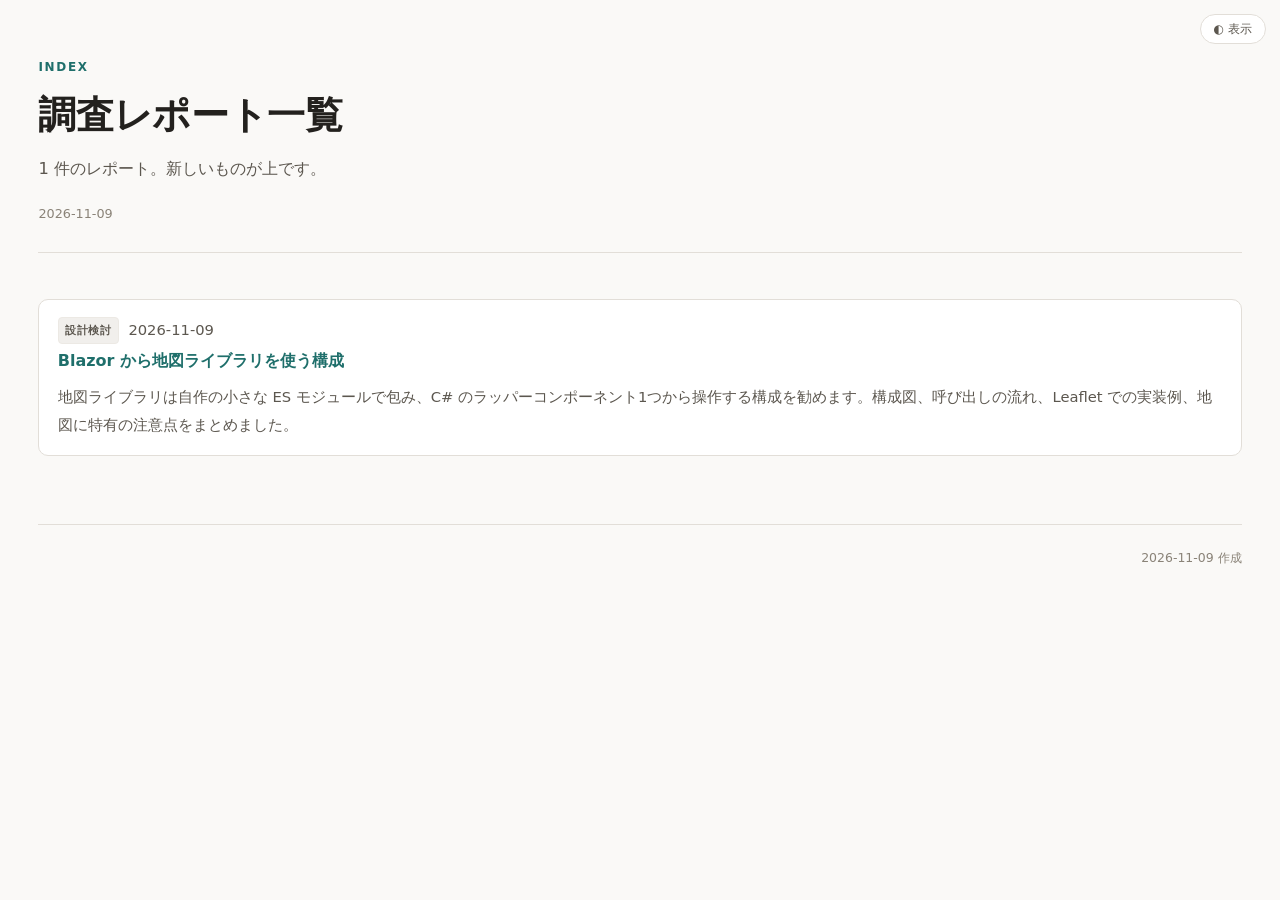
<file: reports/index.html>
<!doctype html>
<html lang="ja">
<head>
<meta charset="utf-8">
<meta name="viewport" content="width=device-width, initial-scale=1">
<title>調査レポート一覧</title>
<meta name="date" content="2026-11-09">
<style>
/* ---- tokens ---------------------------------------------------------- */
:root {
  --bg:        #faf9f7;
  --bg-sunk:   #f1efec;
  --bg-raised: #ffffff;
  --line:      #e2ded8;
  --line-soft: #ece9e4;
  --ink:       #23211e;
  --ink-mid:   #5c574f;
  --ink-dim:   #8a8378;
  --accent:    #1f6f6b;
  --accent-bg: #e4f0ef;
  --warn:      #9a5b12;
  --warn-bg:   #f8eedd;
  --radius: 10px;
  --page-max: 1600px;  /* ページ幅の上限。これ以下はウィンドウ幅に追従する */
}
@media (prefers-color-scheme: dark) {
  :root:not([data-theme="light"]) {
    --bg:        #16181a;
    --bg-sunk:   #101214;
    --bg-raised: #1e2124;
    --line:      #32373c;
    --line-soft: #262b2f;
    --ink:       #e6e3de;
    --ink-mid:   #a7a29a;
    --ink-dim:   #767068;
    --accent:    #63c8bf;
    --accent-bg: #16302f;
    --warn:      #e0a860;
    --warn-bg:   #2e2517;
  }
}
:root[data-theme="dark"] {
  --bg:        #16181a;
  --bg-sunk:   #101214;
  --bg-raised: #1e2124;
  --line:      #32373c;
  --line-soft: #262b2f;
  --ink:       #e6e3de;
  --ink-mid:   #a7a29a;
  --ink-dim:   #767068;
  --accent:    #63c8bf;
  --accent-bg: #16302f;
  --warn:      #e0a860;
  --warn-bg:   #2e2517;
}

/* ---- reset / base ---------------------------------------------------- */
*, *::before, *::after { box-sizing: border-box; }
html { -webkit-text-size-adjust: 100%; }
body {
  margin: 0;
  background: var(--bg);
  color: var(--ink);
  font-family: "Inter", system-ui, -apple-system, "Segoe UI Variable Text", "Segoe UI",
               "Hiragino Kaku Gothic ProN", "Yu Gothic UI", "Yu Gothic", "Meiryo", sans-serif;
  font-size: 16px;
  line-height: 1.9;
  font-feature-settings: "palt" 1;
  overflow-wrap: anywhere;
  word-break: normal;
  line-break: strict;
}

/* ---- layout ---------------------------------------------------------- */
/* ウィンドウ幅を使う。上限だけ決めて、あとは流動させる。
   行長で全体を縛ると、広いモニタでも中央に細い柱が立つだけになる。 */
.page { max-width: var(--page-max); margin: 0 auto; padding: 3.5rem clamp(1.1rem, 3vw, 3rem) 6rem; }
@media (max-width: 640px) { .page { padding: 2rem 1.1rem 4rem; } }

header.doc {
  border-bottom: 1px solid var(--line);
  padding-bottom: 1.6rem;
  margin-bottom: 2.6rem;
}
header.doc .kicker {
  font-size: .75rem;
  letter-spacing: .14em;
  text-transform: uppercase;
  color: var(--accent);
  font-weight: 600;
  margin: 0 0 .7rem;
}
header.doc h1 {
  font-size: clamp(1.65rem, 1.2rem + 2vw, 2.35rem);
  line-height: 1.35;
  letter-spacing: -.01em;
  margin: 0 0 .8rem;
  font-weight: 700;
}
header.doc .lede { color: var(--ink-mid); margin: 0 0 1.1rem; font-size: 1.02rem; }
header.doc .meta {
  display: flex; flex-wrap: wrap; gap: .5rem 1.1rem;
  font-size: .8rem; color: var(--ink-dim); margin: 0;
  font-variant-numeric: tabular-nums;
}

/* ---- typography ------------------------------------------------------ */
h2 {
  font-size: 1.32rem;
  line-height: 1.5;
  margin: 3.2rem 0 1rem;
  padding-top: 1.4rem;
  border-top: 1px solid var(--line-soft);
  font-weight: 700;
  letter-spacing: -.005em;
}
h2:first-of-type { margin-top: 0; border-top: 0; padding-top: 0; }
h3 { font-size: 1.06rem; margin: 2.1rem 0 .6rem; font-weight: 700; }
h4 { font-size: .95rem; margin: 1.5rem 0 .4rem; font-weight: 700; color: var(--ink-mid); }
p  { margin: 0 0 1.15rem; }
strong { font-weight: 700; }
a { color: var(--accent); text-decoration-thickness: 1px; text-underline-offset: .18em; }
a:hover { text-decoration-thickness: 2px; }
hr { border: 0; border-top: 1px solid var(--line); margin: 2.8rem 0; }
small { font-size: .82rem; color: var(--ink-dim); }

ul, ol { margin: 0 0 1.15rem; padding-left: 1.35rem; }
li { margin: .3rem 0; }
li > ul, li > ol { margin-top: .3rem; margin-bottom: .3rem; }

blockquote {
  margin: 1.4rem 0;
  padding: .2rem 0 .2rem 1.1rem;
  border-left: 3px solid var(--line);
  color: var(--ink-mid);
}

/* ---- code ------------------------------------------------------------ */
code, kbd, pre {
  font-family: "Cascadia Code", "JetBrains Mono", ui-monospace, SFMono-Regular,
               "SF Mono", Consolas, "Liberation Mono", monospace;
  font-feature-settings: normal;
}
:not(pre) > code {
  background: var(--bg-sunk);
  border: 1px solid var(--line-soft);
  border-radius: 5px;
  padding: .1em .38em;
  font-size: .875em;
  overflow-wrap: break-word;
}
pre {
  background: var(--bg-sunk);
  border: 1px solid var(--line-soft);
  border-radius: var(--radius);
  padding: 1rem 1.1rem;
  overflow-x: auto;
  font-size: .855rem;
  line-height: 1.7;
  margin: 0 0 1.35rem;
  -webkit-overflow-scrolling: touch;
}
pre code { background: none; border: 0; padding: 0; font-size: inherit; }

/* ---- figures --------------------------------------------------------- */
/* 参照画像は reports/assets/<slug>/ に落として相対パスで引く。file:// で開く
   文書なので、外部ホストを直接指すと相手の都合とネットの有無で中身が消える。 */
figure {
  margin: 0 0 1.6rem;
  background: var(--bg-raised);
  border: 1px solid var(--line);
  border-radius: var(--radius);
  padding: .75rem .75rem .2rem;
}
figure img, figure svg { display: block; width: 100%; height: auto; border-radius: 6px; background: var(--bg-sunk); }
figcaption {
  font-size: .82rem; line-height: 1.7; color: var(--ink-dim);
  padding: .55rem .25rem .6rem;
}
figcaption a { color: var(--ink-mid); }
/* 並べて比べるための格子。figure をそのまま入れる。 */
.figures { display: grid; gap: .85rem; margin: 0 0 1.6rem; }
.figures > figure { margin: 0; }
@media (min-width: 720px) {
  .figures.two   { grid-template-columns: repeat(2, 1fr); }
  .figures.three { grid-template-columns: repeat(3, 1fr); }
  .figures.four  { grid-template-columns: repeat(4, 1fr); }
}
/* 暗い配色では、白背景の図版だけが板のように光る。わずかに沈めて馴染ませる
   ——反転はしない。図の中の色が意味を持っていることがあるので。 */
@media (prefers-color-scheme: dark) {
  :root:not([data-theme="light"]) figure img { filter: brightness(.88); }
}
:root[data-theme="dark"] figure img { filter: brightness(.88); }

/* ---- tables ---------------------------------------------------------- */
.table-wrap {
  overflow-x: auto;
  margin: 0 0 1.5rem;
  border: 1px solid var(--line);
  border-radius: var(--radius);
  -webkit-overflow-scrolling: touch;
}
table { border-collapse: collapse; width: 100%; font-size: .89rem; line-height: 1.65; }
/* Latin の長い語を折らない。溢れたぶんは .table-wrap 側が横スクロールする。
   日本語は禁則で普通に折り返るので、これで両方まともになる。 */
th, td {
  text-align: left; padding: .62rem .85rem;
  border-bottom: 1px solid var(--line-soft); vertical-align: top;
  overflow-wrap: normal;
}
tbody td:first-child { min-width: 11rem; }
thead th {
  background: var(--bg-sunk);
  font-weight: 700;
  font-size: .78rem;
  letter-spacing: .04em;
  text-transform: uppercase;
  color: var(--ink-mid);
  white-space: nowrap;
  border-bottom: 1px solid var(--line);
}
tbody tr:last-child td { border-bottom: 0; }
td.num, th.num { text-align: right; font-variant-numeric: tabular-nums; white-space: nowrap; }

/* ---- callouts -------------------------------------------------------- */
.note, .caution, .verdict {
  border-radius: var(--radius);
  padding: .95rem 1.15rem;
  margin: 0 0 1.5rem;
  font-size: .94rem;
}
.note    { background: var(--accent-bg); border: 1px solid color-mix(in srgb, var(--accent) 28%, transparent); }
.caution { background: var(--warn-bg);   border: 1px solid color-mix(in srgb, var(--warn) 30%, transparent); }
.verdict { background: var(--bg-raised); border: 1px solid var(--line); border-left: 4px solid var(--accent); }
.note > :last-child, .caution > :last-child, .verdict > :last-child { margin-bottom: 0; }
.note .label, .caution .label, .verdict .label {
  display: block; font-size: .72rem; letter-spacing: .12em; text-transform: uppercase;
  font-weight: 700; margin-bottom: .35rem;
}
.note .label { color: var(--accent); }
.caution .label { color: var(--warn); }
.verdict .label { color: var(--accent); }

/* ---- cards ----------------------------------------------------------- */
.cards { display: grid; gap: .85rem; margin: 0 0 1.6rem; }
@media (min-width: 720px) { .cards.two { grid-template-columns: 1fr 1fr; } }
.card {
  background: var(--bg-raised);
  border: 1px solid var(--line);
  border-radius: var(--radius);
  padding: 1rem 1.15rem;
}
.card > :last-child { margin-bottom: 0; }
.card h3 { margin-top: 0; font-size: 1rem; }
.tag {
  display: inline-block; font-size: .7rem; font-weight: 700; letter-spacing: .06em;
  padding: .16em .55em; border-radius: 4px;
  background: var(--bg-sunk); color: var(--ink-mid); border: 1px solid var(--line-soft);
  vertical-align: .12em; white-space: nowrap;
}
.tag.pick { background: var(--accent-bg); color: var(--accent); border-color: color-mix(in srgb, var(--accent) 30%, transparent); }

/* ---- sources --------------------------------------------------------- */
.sources { font-size: .86rem; color: var(--ink-mid); }
.sources ol { padding-left: 1.5rem; }
.sources li { margin: .38rem 0; overflow-wrap: anywhere; }

footer.doc {
  margin-top: 4rem; padding-top: 1.3rem;
  border-top: 1px solid var(--line);
  font-size: .78rem; color: var(--ink-dim);
  display: flex; flex-wrap: wrap; gap: .4rem 1rem; justify-content: space-between;
}

/* ---- theme toggle ---------------------------------------------------- */
#theme {
  position: fixed; top: .9rem; right: .9rem; z-index: 10;
  background: var(--bg-raised); color: var(--ink-mid);
  border: 1px solid var(--line); border-radius: 999px;
  font: inherit; font-size: .75rem; line-height: 1;
  padding: .5rem .8rem; cursor: pointer;
}
#theme:hover { color: var(--ink); border-color: var(--ink-dim); }

@media print {
  #theme { display: none; }
  body { background: #fff; color: #000; font-size: 10.5pt; }
  .page { max-width: none; padding: 0; }
  a { color: #000; }
  h2 { break-after: avoid; }
  .table-wrap, pre, .card, figure { break-inside: avoid; }
  figure img { filter: none; }
}
</style>
</head>
<body>
<button id="theme" type="button" aria-label="配色を切り替える">◐ 表示</button>

<div class="page">

<header class="doc">
  <p class="kicker">INDEX</p>
  <h1>調査レポート一覧</h1>
  <p class="lede">1 件のレポート。新しいものが上です。</p>
  <p class="meta"><span>2026-11-09</span><span></span></p>
</header>

<main>
<ul class="cards index-list">
  <li class="card">
    <p class="entry-meta"><span class="tag">設計検討</span> <span>2026-11-09</span></p>
    <h3><a href="./2026-11-09-blazor-js-library-architecture.html">Blazor から地図ライブラリを使う構成</a></h3>
    <p>地図ライブラリは自作の小さな ES モジュールで包み、C# のラッパーコンポーネント1つから操作する構成を勧めます。構成図、呼び出しの流れ、Leaflet での実装例、地図に特有の注意点をまとめました。</p>
  </li>
</ul>

<style>
.index-list { list-style: none; padding: 0; }
.index-list h3 { margin: .1rem 0 .4rem; }
.index-list h3 a { text-decoration: none; }
.index-list h3 a:hover { text-decoration: underline; }
.index-list p { margin-bottom: 0; color: var(--ink-mid); font-size: .92rem; }
.entry-meta { display: flex; align-items: center; gap: .6rem; font-size: .78rem; color: var(--ink-dim); margin: 0 0 .1rem; }
</style>
</main>

<footer class="doc">
  <span></span>
  <span>2026-11-09 作成</span>
</footer>

</div>

<script>
(function () {
  var root = document.documentElement;
  var btn = document.getElementById('theme');
  var KEY = 'report-theme';
  var saved = null;
  try { saved = localStorage.getItem(KEY); } catch (e) {}
  if (saved === 'dark' || saved === 'light') root.setAttribute('data-theme', saved);
  btn.addEventListener('click', function () {
    var dark = root.getAttribute('data-theme') === 'dark' ||
      (!root.hasAttribute('data-theme') &&
        window.matchMedia('(prefers-color-scheme: dark)').matches);
    var next = dark ? 'light' : 'dark';
    root.setAttribute('data-theme', next);
    try { localStorage.setItem(KEY, next); } catch (e) {}
  });
})();
</script>
</body>
</html>
</file>
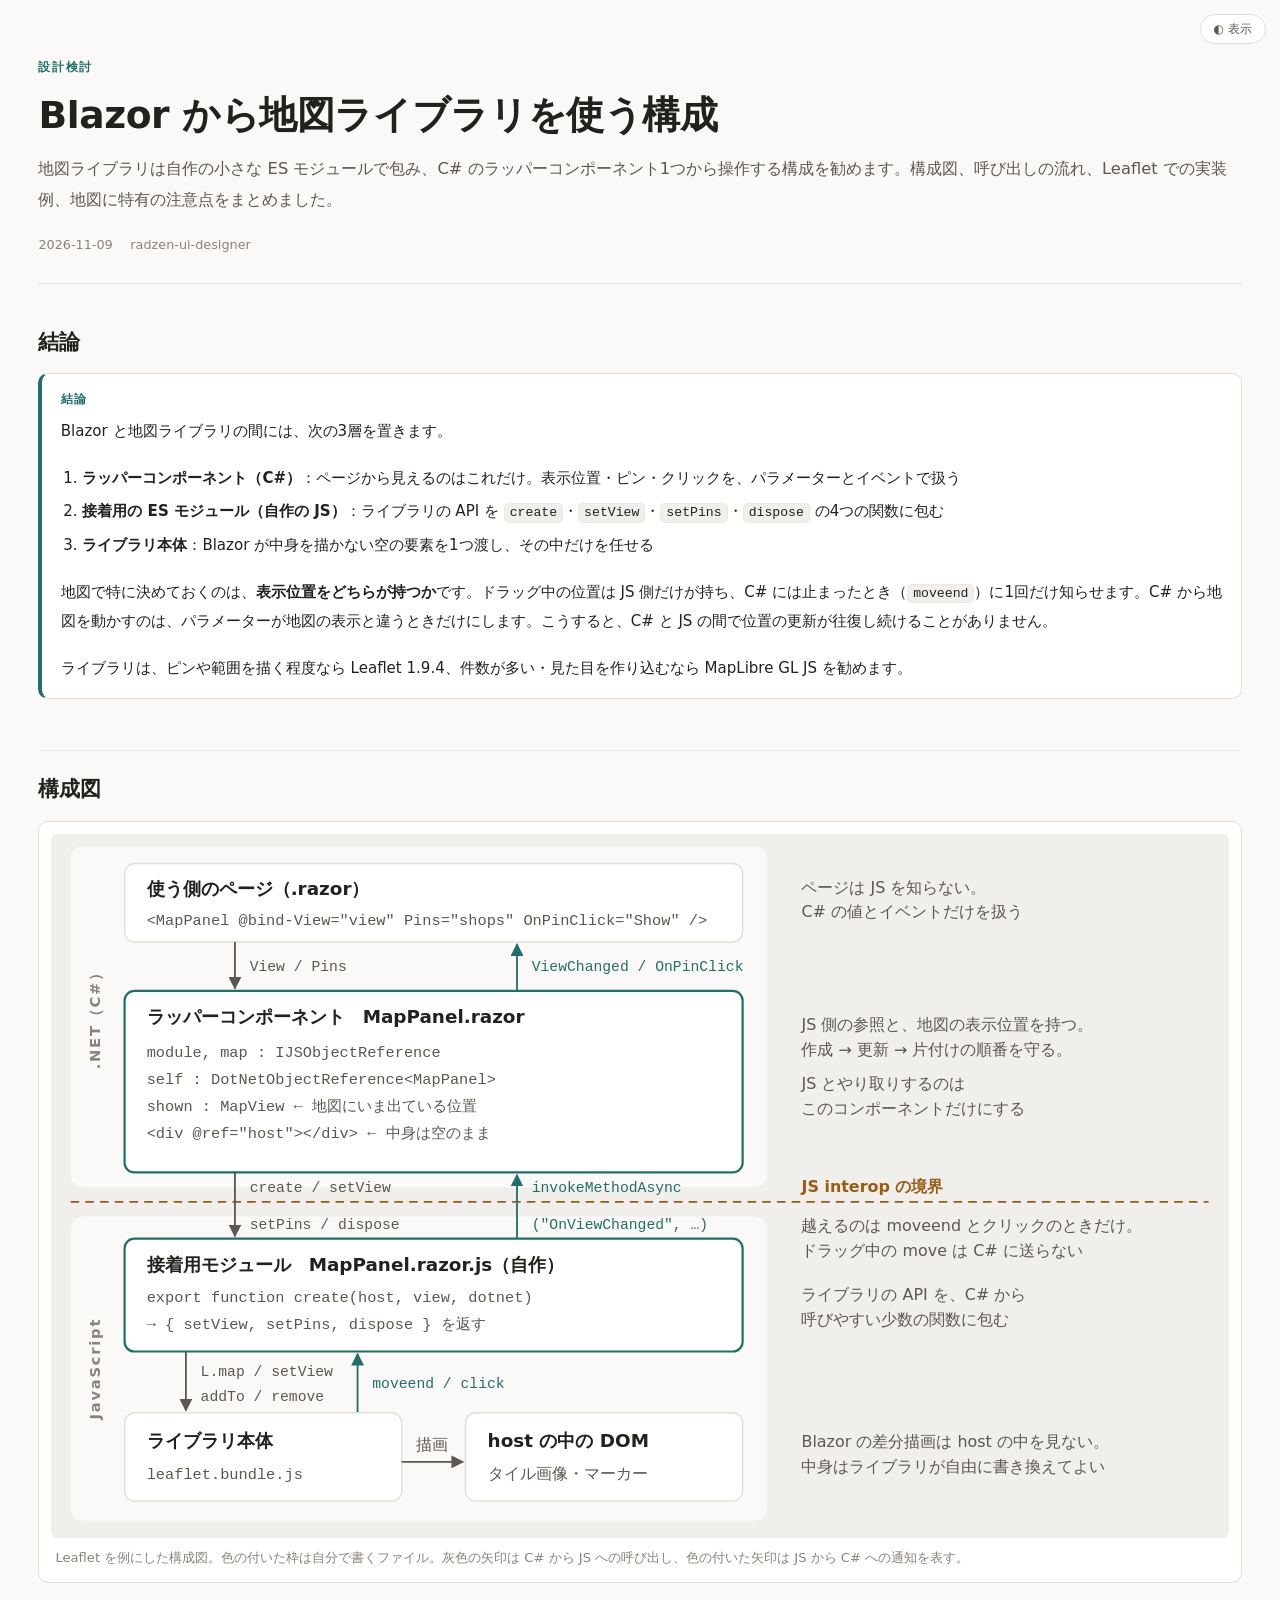
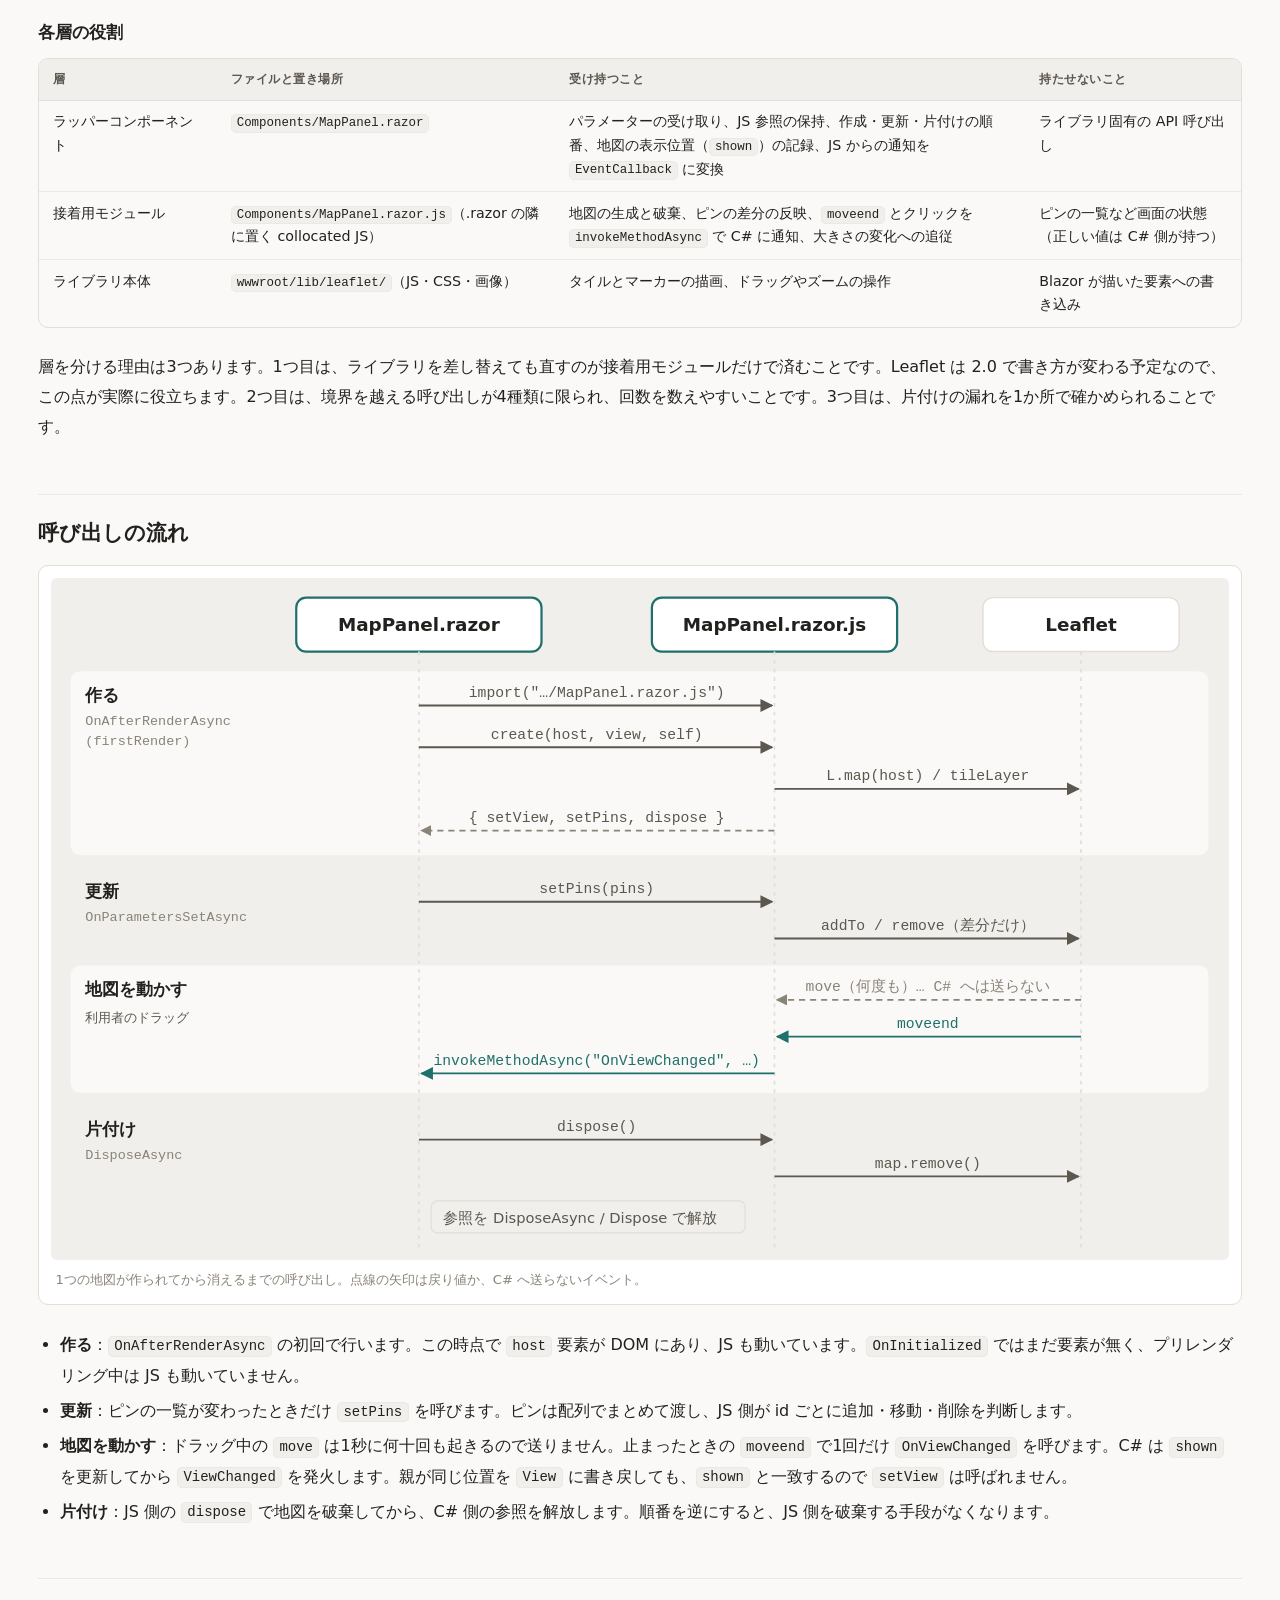
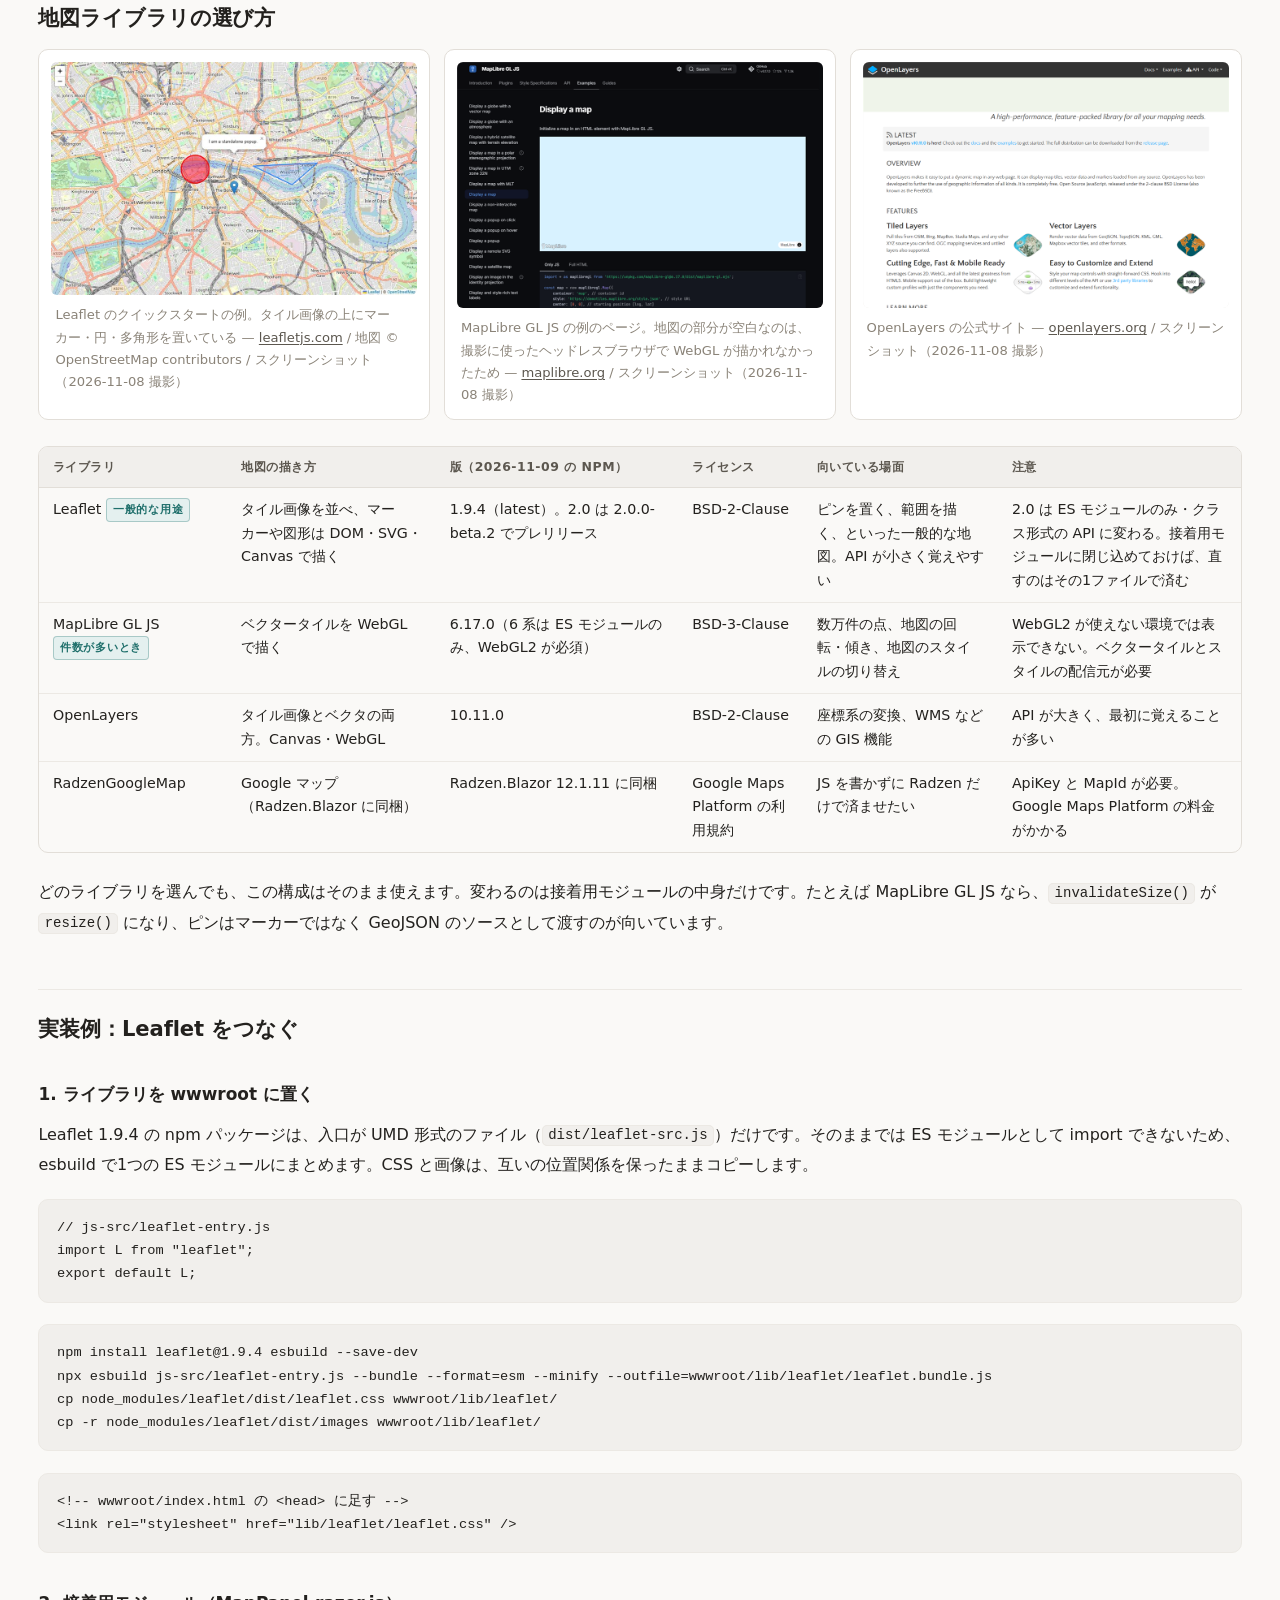
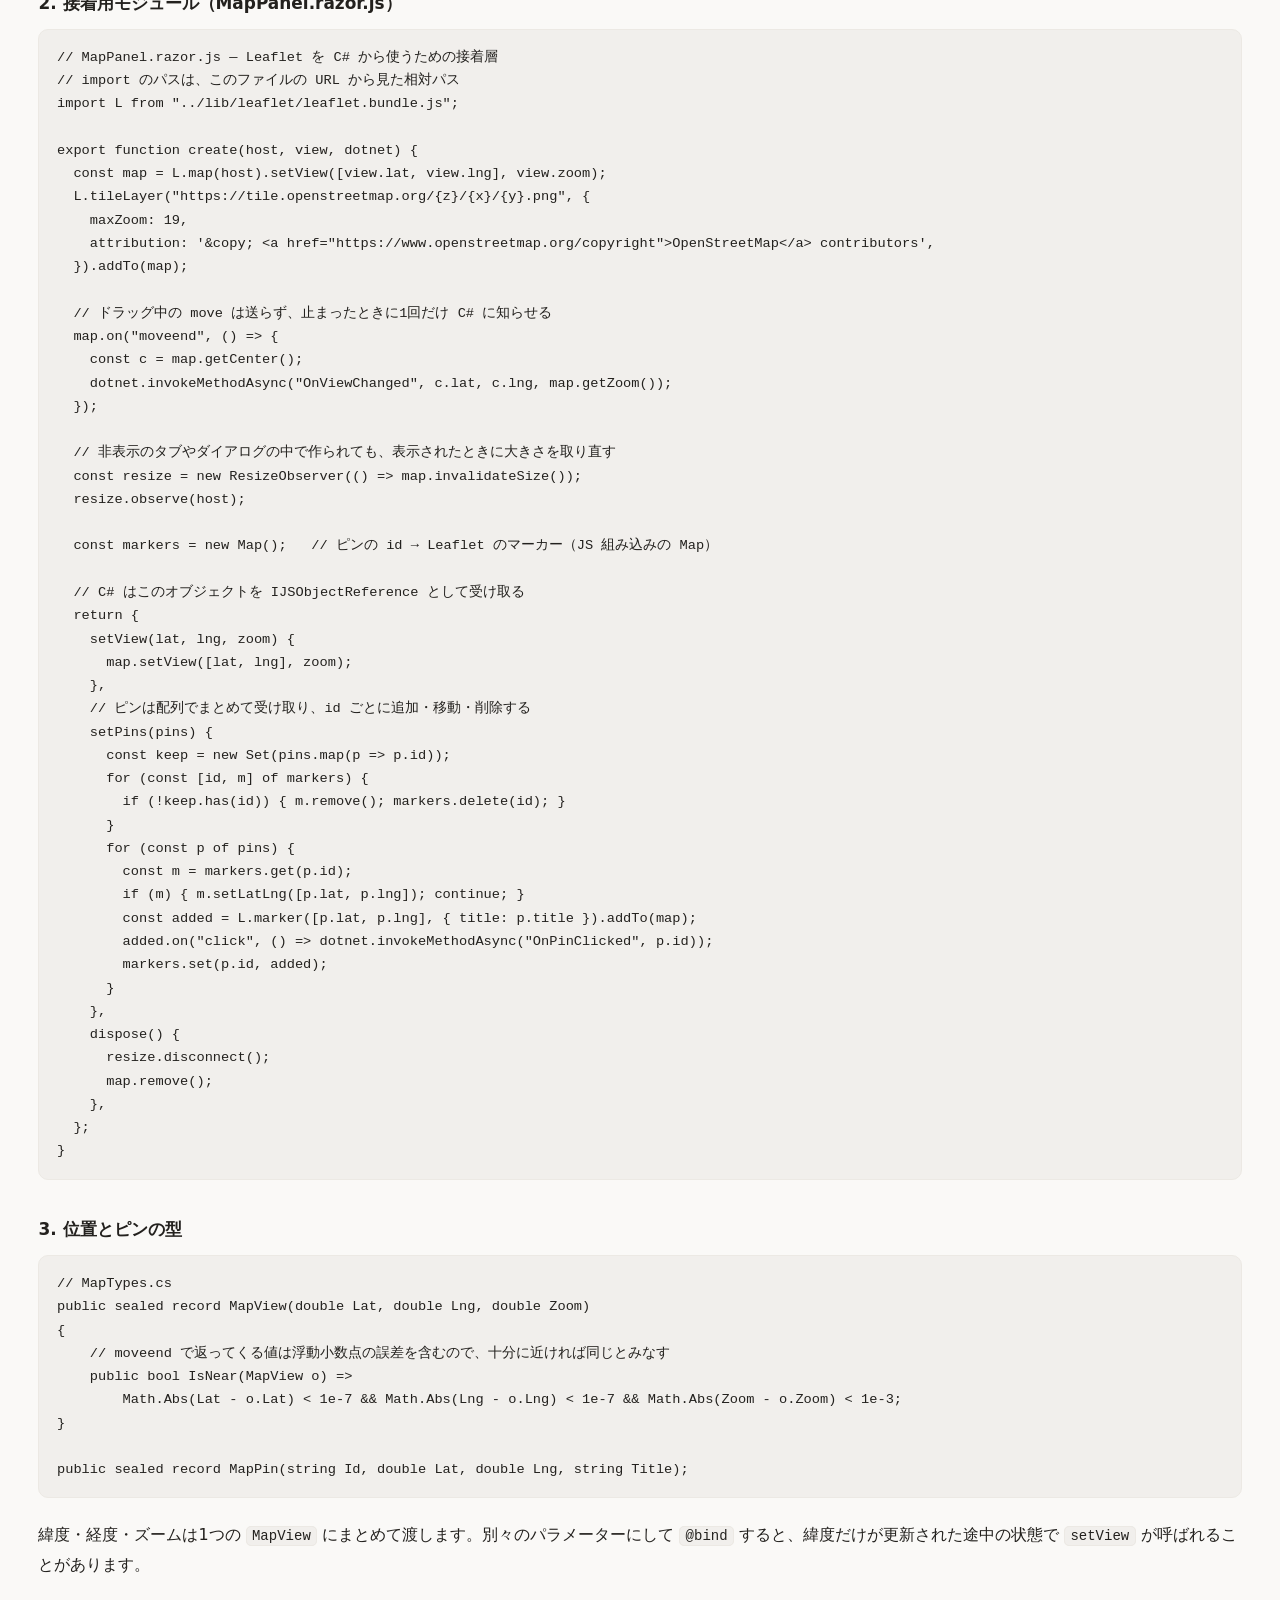
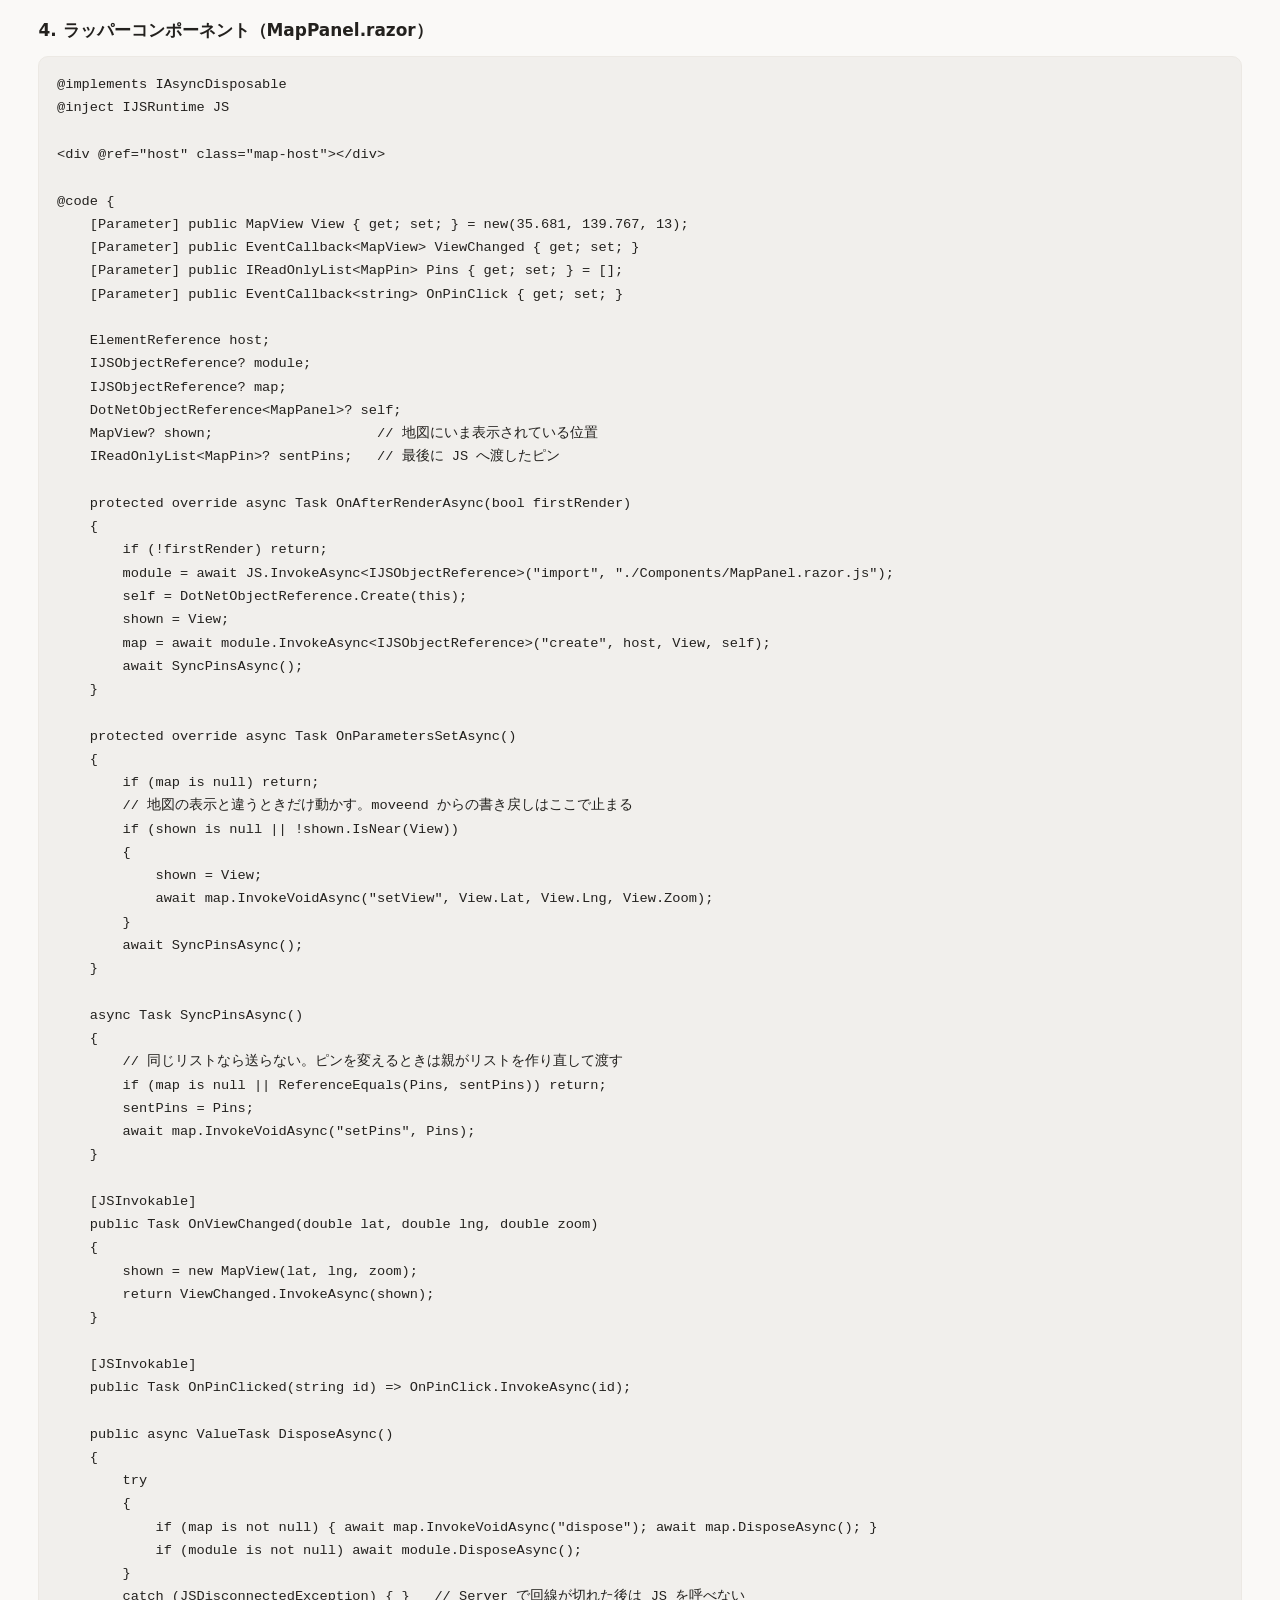
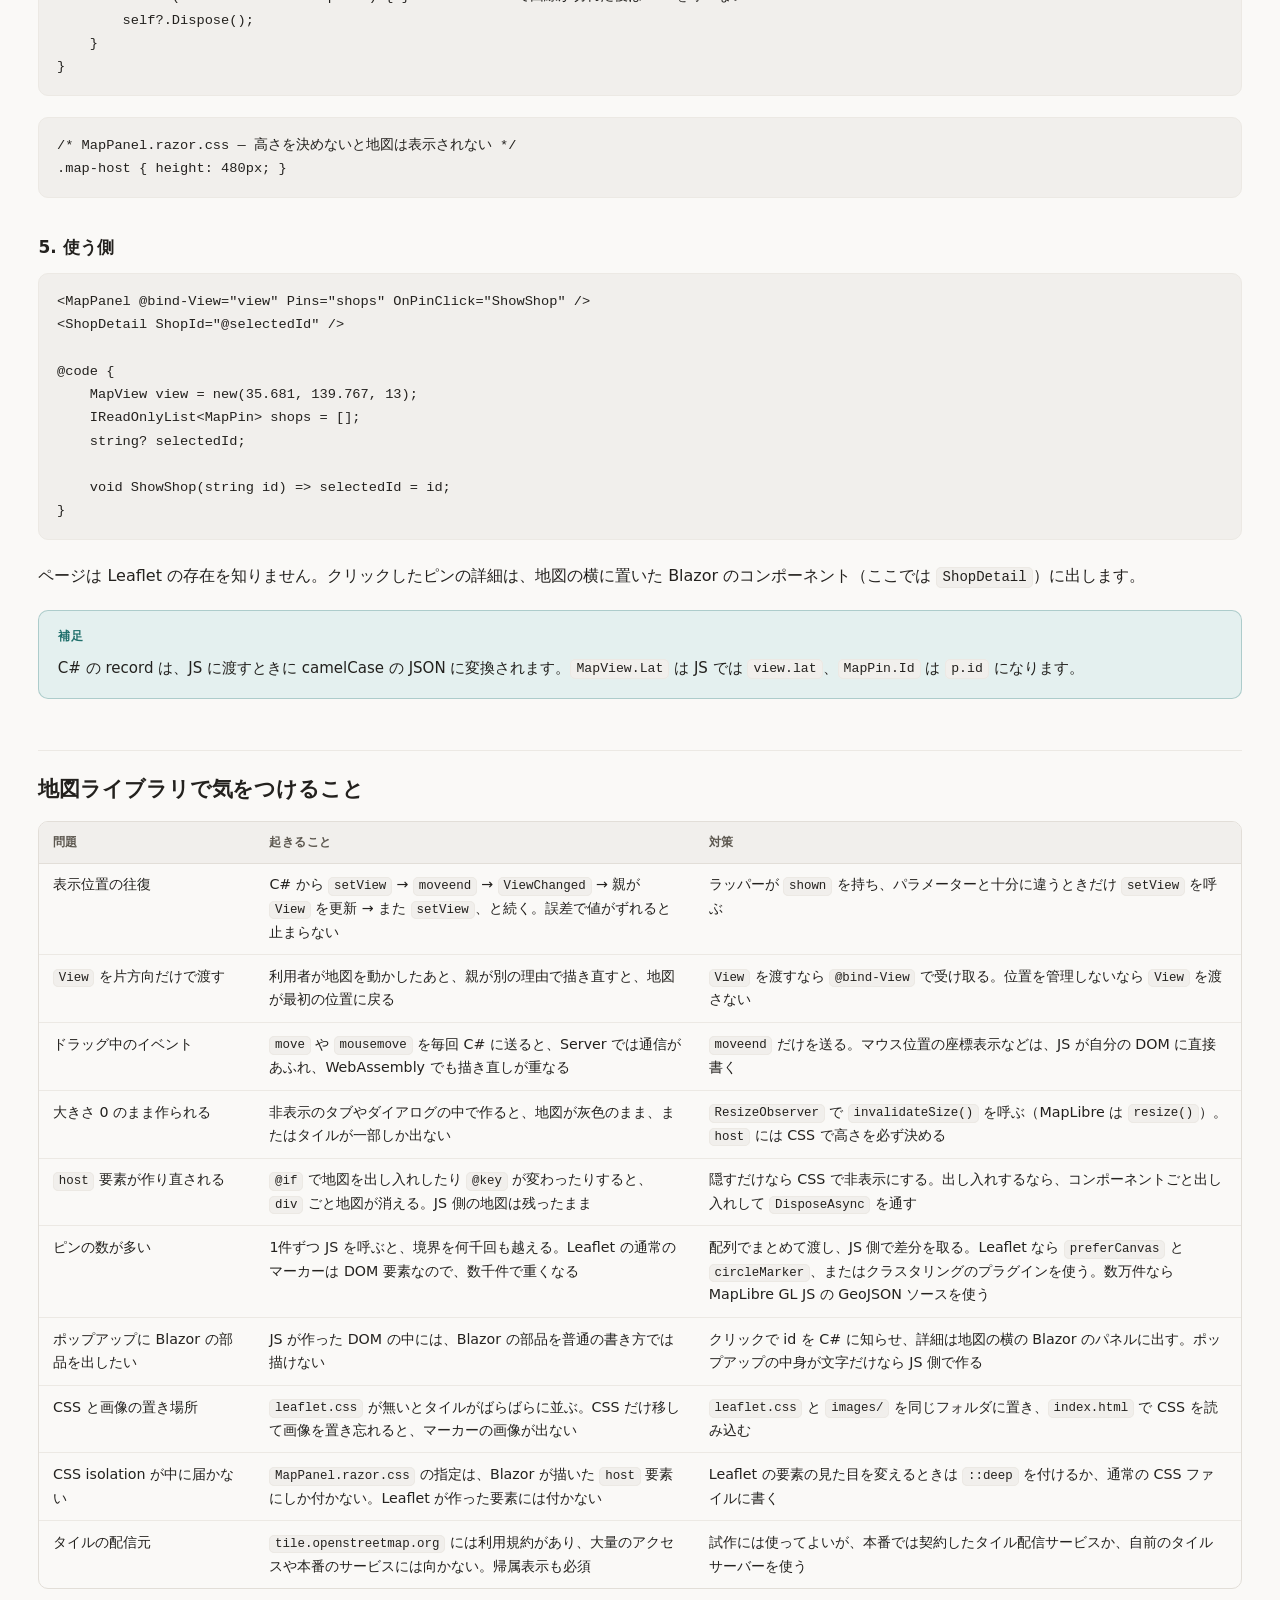
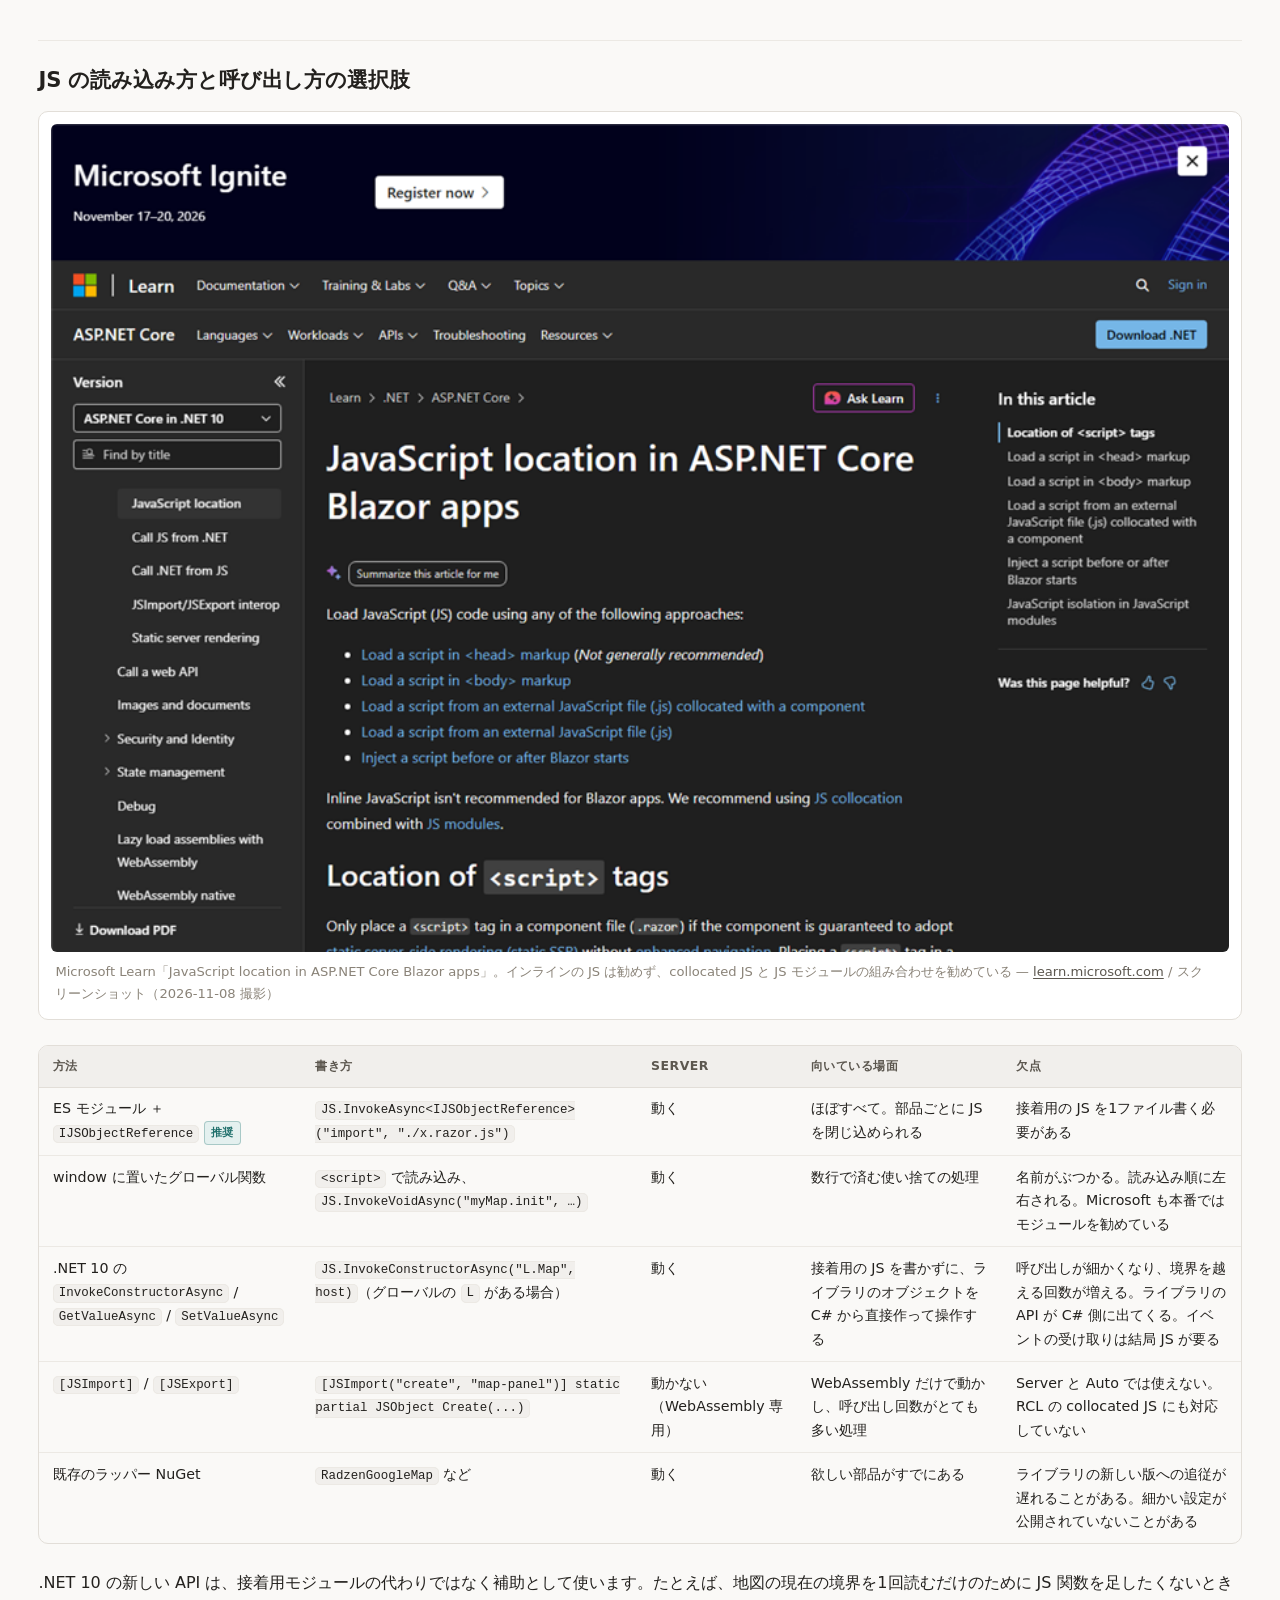
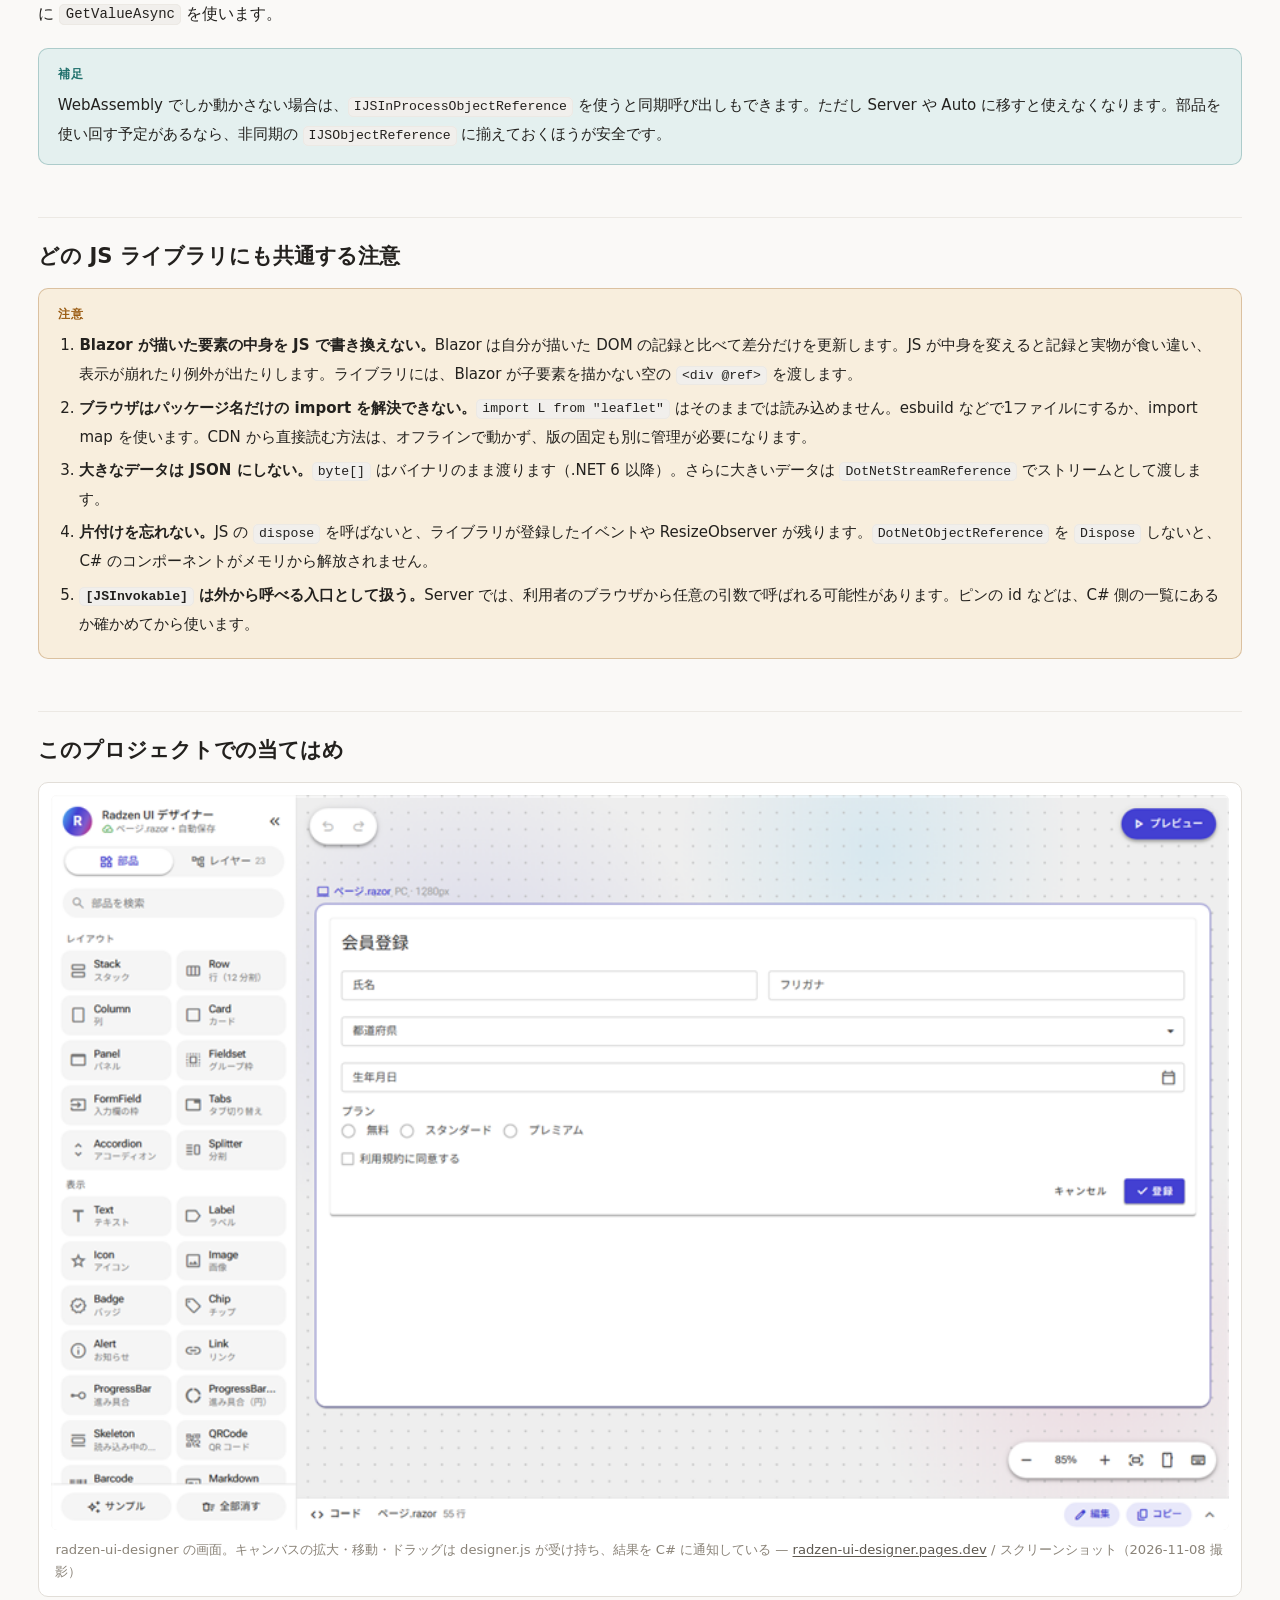
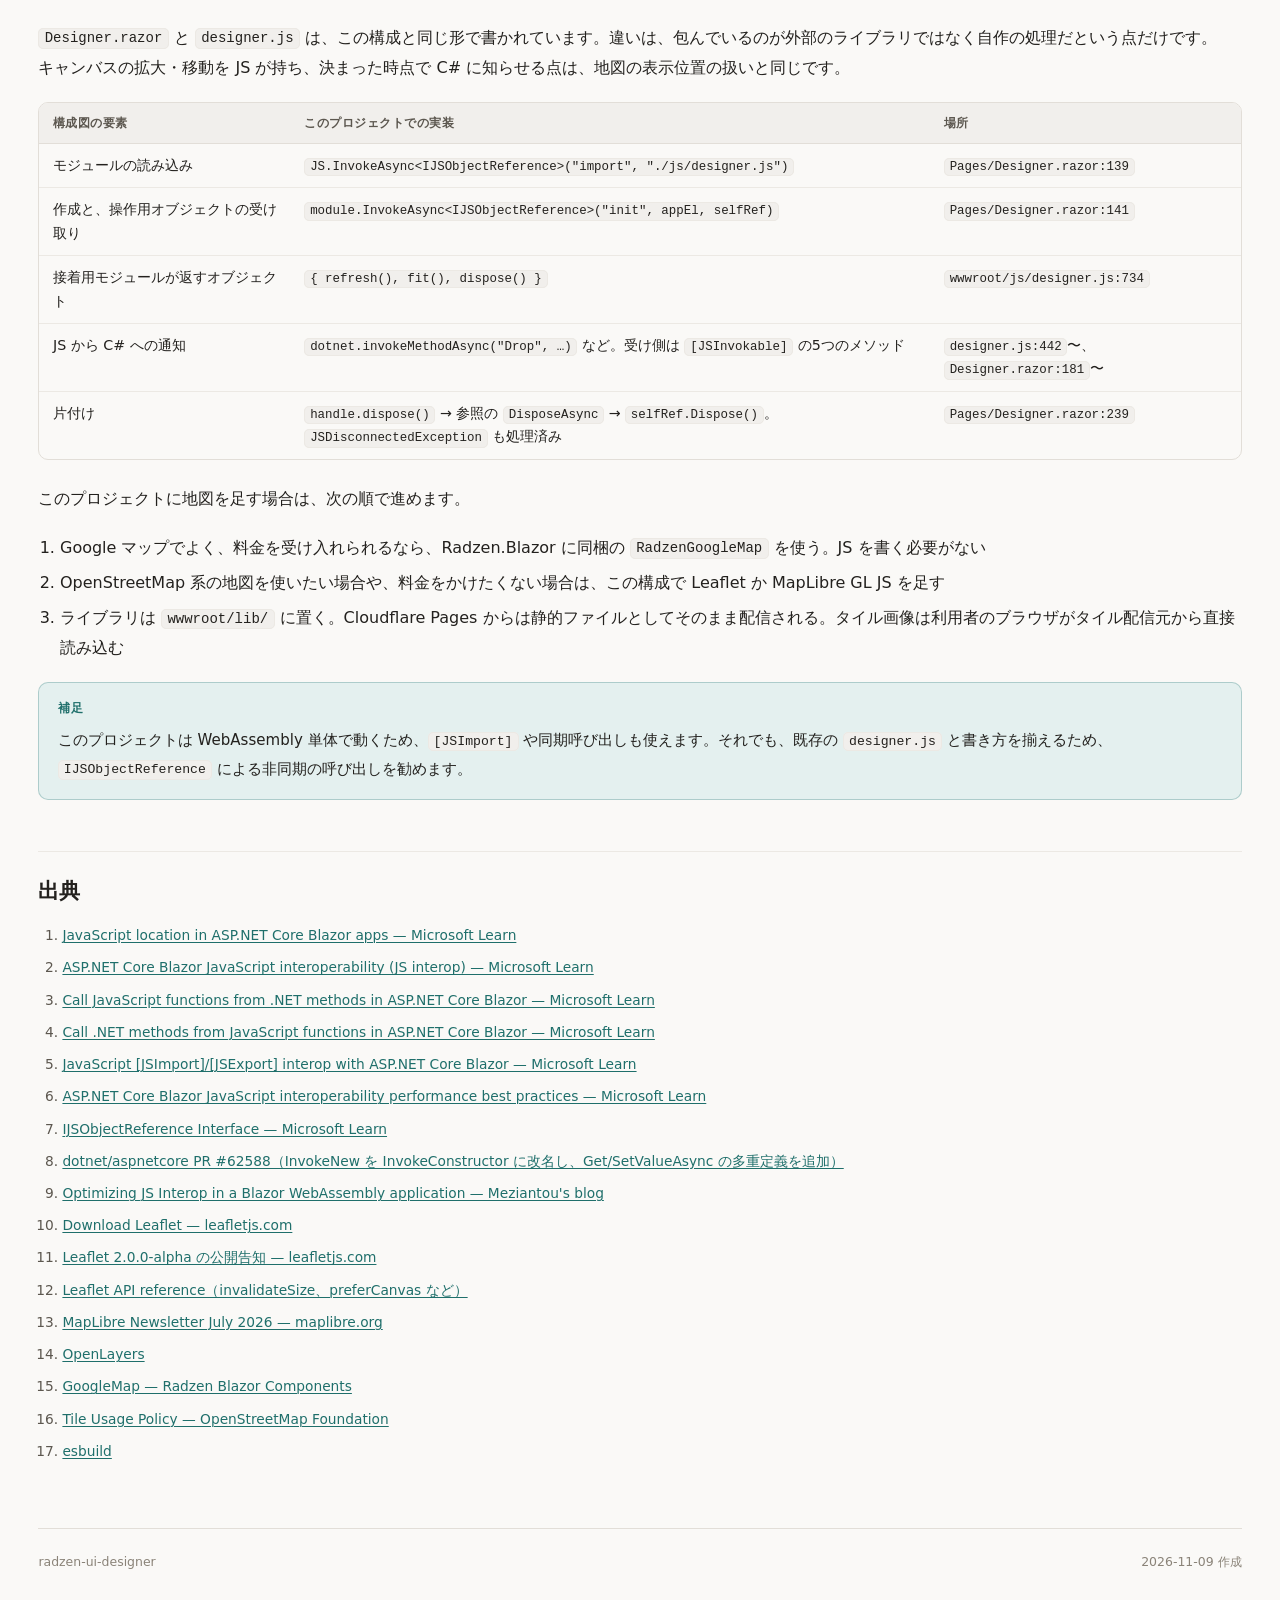
<file: reports/2026-11-09-blazor-js-library-architecture.html>
<!doctype html>
<html lang="ja">
<head>
<meta charset="utf-8">
<meta name="viewport" content="width=device-width, initial-scale=1">
<title>Blazor から地図ライブラリを使う構成</title>
<meta name="date" content="2026-11-09">
<style>
/* ---- tokens ---------------------------------------------------------- */
:root {
  --bg:        #faf9f7;
  --bg-sunk:   #f1efec;
  --bg-raised: #ffffff;
  --line:      #e2ded8;
  --line-soft: #ece9e4;
  --ink:       #23211e;
  --ink-mid:   #5c574f;
  --ink-dim:   #8a8378;
  --accent:    #1f6f6b;
  --accent-bg: #e4f0ef;
  --warn:      #9a5b12;
  --warn-bg:   #f8eedd;
  --radius: 10px;
  --page-max: 1600px;  /* ページ幅の上限。これ以下はウィンドウ幅に追従する */
}
@media (prefers-color-scheme: dark) {
  :root:not([data-theme="light"]) {
    --bg:        #16181a;
    --bg-sunk:   #101214;
    --bg-raised: #1e2124;
    --line:      #32373c;
    --line-soft: #262b2f;
    --ink:       #e6e3de;
    --ink-mid:   #a7a29a;
    --ink-dim:   #767068;
    --accent:    #63c8bf;
    --accent-bg: #16302f;
    --warn:      #e0a860;
    --warn-bg:   #2e2517;
  }
}
:root[data-theme="dark"] {
  --bg:        #16181a;
  --bg-sunk:   #101214;
  --bg-raised: #1e2124;
  --line:      #32373c;
  --line-soft: #262b2f;
  --ink:       #e6e3de;
  --ink-mid:   #a7a29a;
  --ink-dim:   #767068;
  --accent:    #63c8bf;
  --accent-bg: #16302f;
  --warn:      #e0a860;
  --warn-bg:   #2e2517;
}

/* ---- reset / base ---------------------------------------------------- */
*, *::before, *::after { box-sizing: border-box; }
html { -webkit-text-size-adjust: 100%; }
body {
  margin: 0;
  background: var(--bg);
  color: var(--ink);
  font-family: "Inter", system-ui, -apple-system, "Segoe UI Variable Text", "Segoe UI",
               "Hiragino Kaku Gothic ProN", "Yu Gothic UI", "Yu Gothic", "Meiryo", sans-serif;
  font-size: 16px;
  line-height: 1.9;
  font-feature-settings: "palt" 1;
  overflow-wrap: anywhere;
  word-break: normal;
  line-break: strict;
}

/* ---- layout ---------------------------------------------------------- */
/* ウィンドウ幅を使う。上限だけ決めて、あとは流動させる。
   行長で全体を縛ると、広いモニタでも中央に細い柱が立つだけになる。 */
.page { max-width: var(--page-max); margin: 0 auto; padding: 3.5rem clamp(1.1rem, 3vw, 3rem) 6rem; }
@media (max-width: 640px) { .page { padding: 2rem 1.1rem 4rem; } }

header.doc {
  border-bottom: 1px solid var(--line);
  padding-bottom: 1.6rem;
  margin-bottom: 2.6rem;
}
header.doc .kicker {
  font-size: .75rem;
  letter-spacing: .14em;
  text-transform: uppercase;
  color: var(--accent);
  font-weight: 600;
  margin: 0 0 .7rem;
}
header.doc h1 {
  font-size: clamp(1.65rem, 1.2rem + 2vw, 2.35rem);
  line-height: 1.35;
  letter-spacing: -.01em;
  margin: 0 0 .8rem;
  font-weight: 700;
}
header.doc .lede { color: var(--ink-mid); margin: 0 0 1.1rem; font-size: 1.02rem; }
header.doc .meta {
  display: flex; flex-wrap: wrap; gap: .5rem 1.1rem;
  font-size: .8rem; color: var(--ink-dim); margin: 0;
  font-variant-numeric: tabular-nums;
}

/* ---- typography ------------------------------------------------------ */
h2 {
  font-size: 1.32rem;
  line-height: 1.5;
  margin: 3.2rem 0 1rem;
  padding-top: 1.4rem;
  border-top: 1px solid var(--line-soft);
  font-weight: 700;
  letter-spacing: -.005em;
}
h2:first-of-type { margin-top: 0; border-top: 0; padding-top: 0; }
h3 { font-size: 1.06rem; margin: 2.1rem 0 .6rem; font-weight: 700; }
h4 { font-size: .95rem; margin: 1.5rem 0 .4rem; font-weight: 700; color: var(--ink-mid); }
p  { margin: 0 0 1.15rem; }
strong { font-weight: 700; }
a { color: var(--accent); text-decoration-thickness: 1px; text-underline-offset: .18em; }
a:hover { text-decoration-thickness: 2px; }
hr { border: 0; border-top: 1px solid var(--line); margin: 2.8rem 0; }
small { font-size: .82rem; color: var(--ink-dim); }

ul, ol { margin: 0 0 1.15rem; padding-left: 1.35rem; }
li { margin: .3rem 0; }
li > ul, li > ol { margin-top: .3rem; margin-bottom: .3rem; }

blockquote {
  margin: 1.4rem 0;
  padding: .2rem 0 .2rem 1.1rem;
  border-left: 3px solid var(--line);
  color: var(--ink-mid);
}

/* ---- code ------------------------------------------------------------ */
code, kbd, pre {
  font-family: "Cascadia Code", "JetBrains Mono", ui-monospace, SFMono-Regular,
               "SF Mono", Consolas, "Liberation Mono", monospace;
  font-feature-settings: normal;
}
:not(pre) > code {
  background: var(--bg-sunk);
  border: 1px solid var(--line-soft);
  border-radius: 5px;
  padding: .1em .38em;
  font-size: .875em;
  overflow-wrap: break-word;
}
pre {
  background: var(--bg-sunk);
  border: 1px solid var(--line-soft);
  border-radius: var(--radius);
  padding: 1rem 1.1rem;
  overflow-x: auto;
  font-size: .855rem;
  line-height: 1.7;
  margin: 0 0 1.35rem;
  -webkit-overflow-scrolling: touch;
}
pre code { background: none; border: 0; padding: 0; font-size: inherit; }

/* ---- figures --------------------------------------------------------- */
/* 参照画像は reports/assets/<slug>/ に落として相対パスで引く。file:// で開く
   文書なので、外部ホストを直接指すと相手の都合とネットの有無で中身が消える。 */
figure {
  margin: 0 0 1.6rem;
  background: var(--bg-raised);
  border: 1px solid var(--line);
  border-radius: var(--radius);
  padding: .75rem .75rem .2rem;
}
figure img, figure svg { display: block; width: 100%; height: auto; border-radius: 6px; background: var(--bg-sunk); }
figcaption {
  font-size: .82rem; line-height: 1.7; color: var(--ink-dim);
  padding: .55rem .25rem .6rem;
}
figcaption a { color: var(--ink-mid); }
/* 並べて比べるための格子。figure をそのまま入れる。 */
.figures { display: grid; gap: .85rem; margin: 0 0 1.6rem; }
.figures > figure { margin: 0; }
@media (min-width: 720px) {
  .figures.two   { grid-template-columns: repeat(2, 1fr); }
  .figures.three { grid-template-columns: repeat(3, 1fr); }
  .figures.four  { grid-template-columns: repeat(4, 1fr); }
}
/* 暗い配色では、白背景の図版だけが板のように光る。わずかに沈めて馴染ませる
   ——反転はしない。図の中の色が意味を持っていることがあるので。 */
@media (prefers-color-scheme: dark) {
  :root:not([data-theme="light"]) figure img { filter: brightness(.88); }
}
:root[data-theme="dark"] figure img { filter: brightness(.88); }

/* ---- tables ---------------------------------------------------------- */
.table-wrap {
  overflow-x: auto;
  margin: 0 0 1.5rem;
  border: 1px solid var(--line);
  border-radius: var(--radius);
  -webkit-overflow-scrolling: touch;
}
table { border-collapse: collapse; width: 100%; font-size: .89rem; line-height: 1.65; }
/* Latin の長い語を折らない。溢れたぶんは .table-wrap 側が横スクロールする。
   日本語は禁則で普通に折り返るので、これで両方まともになる。 */
th, td {
  text-align: left; padding: .62rem .85rem;
  border-bottom: 1px solid var(--line-soft); vertical-align: top;
  overflow-wrap: normal;
}
tbody td:first-child { min-width: 11rem; }
thead th {
  background: var(--bg-sunk);
  font-weight: 700;
  font-size: .78rem;
  letter-spacing: .04em;
  text-transform: uppercase;
  color: var(--ink-mid);
  white-space: nowrap;
  border-bottom: 1px solid var(--line);
}
tbody tr:last-child td { border-bottom: 0; }
td.num, th.num { text-align: right; font-variant-numeric: tabular-nums; white-space: nowrap; }

/* ---- callouts -------------------------------------------------------- */
.note, .caution, .verdict {
  border-radius: var(--radius);
  padding: .95rem 1.15rem;
  margin: 0 0 1.5rem;
  font-size: .94rem;
}
.note    { background: var(--accent-bg); border: 1px solid color-mix(in srgb, var(--accent) 28%, transparent); }
.caution { background: var(--warn-bg);   border: 1px solid color-mix(in srgb, var(--warn) 30%, transparent); }
.verdict { background: var(--bg-raised); border: 1px solid var(--line); border-left: 4px solid var(--accent); }
.note > :last-child, .caution > :last-child, .verdict > :last-child { margin-bottom: 0; }
.note .label, .caution .label, .verdict .label {
  display: block; font-size: .72rem; letter-spacing: .12em; text-transform: uppercase;
  font-weight: 700; margin-bottom: .35rem;
}
.note .label { color: var(--accent); }
.caution .label { color: var(--warn); }
.verdict .label { color: var(--accent); }

/* ---- cards ----------------------------------------------------------- */
.cards { display: grid; gap: .85rem; margin: 0 0 1.6rem; }
@media (min-width: 720px) { .cards.two { grid-template-columns: 1fr 1fr; } }
.card {
  background: var(--bg-raised);
  border: 1px solid var(--line);
  border-radius: var(--radius);
  padding: 1rem 1.15rem;
}
.card > :last-child { margin-bottom: 0; }
.card h3 { margin-top: 0; font-size: 1rem; }
.tag {
  display: inline-block; font-size: .7rem; font-weight: 700; letter-spacing: .06em;
  padding: .16em .55em; border-radius: 4px;
  background: var(--bg-sunk); color: var(--ink-mid); border: 1px solid var(--line-soft);
  vertical-align: .12em; white-space: nowrap;
}
.tag.pick { background: var(--accent-bg); color: var(--accent); border-color: color-mix(in srgb, var(--accent) 30%, transparent); }

/* ---- sources --------------------------------------------------------- */
.sources { font-size: .86rem; color: var(--ink-mid); }
.sources ol { padding-left: 1.5rem; }
.sources li { margin: .38rem 0; overflow-wrap: anywhere; }

footer.doc {
  margin-top: 4rem; padding-top: 1.3rem;
  border-top: 1px solid var(--line);
  font-size: .78rem; color: var(--ink-dim);
  display: flex; flex-wrap: wrap; gap: .4rem 1rem; justify-content: space-between;
}

/* ---- theme toggle ---------------------------------------------------- */
#theme {
  position: fixed; top: .9rem; right: .9rem; z-index: 10;
  background: var(--bg-raised); color: var(--ink-mid);
  border: 1px solid var(--line); border-radius: 999px;
  font: inherit; font-size: .75rem; line-height: 1;
  padding: .5rem .8rem; cursor: pointer;
}
#theme:hover { color: var(--ink); border-color: var(--ink-dim); }

@media print {
  #theme { display: none; }
  body { background: #fff; color: #000; font-size: 10.5pt; }
  .page { max-width: none; padding: 0; }
  a { color: #000; }
  h2 { break-after: avoid; }
  .table-wrap, pre, .card, figure { break-inside: avoid; }
  figure img { filter: none; }
}
</style>
</head>
<body>
<button id="theme" type="button" aria-label="配色を切り替える">◐ 表示</button>

<div class="page">

<header class="doc">
  <p class="kicker">設計検討</p>
  <h1>Blazor から地図ライブラリを使う構成</h1>
  <p class="lede">地図ライブラリは自作の小さな ES モジュールで包み、C# のラッパーコンポーネント1つから操作する構成を勧めます。構成図、呼び出しの流れ、Leaflet での実装例、地図に特有の注意点をまとめました。</p>
  <p class="meta"><span>2026-11-09</span><span>radzen-ui-designer</span></p>
</header>

<main>
<style>
  .arch text { font-family: inherit; }
  .arch .region { fill: var(--bg); }
  .arch .box { fill: var(--bg-raised); stroke: var(--line); stroke-width: 1.2; }
  .arch .box.mine { stroke: var(--accent); stroke-width: 1.8; }
  .arch .t { fill: var(--ink); font-size: 15px; font-weight: 700; }
  .arch .s, .arch .lbl { fill: var(--ink-mid); font-family: "Cascadia Code", Consolas, ui-monospace, monospace; }
  .arch .s { font-size: 12.5px; }
  .arch .lbl { font-size: 12px; }
  .arch .lbl.b { fill: var(--accent); }
  .arch .lbl.d { fill: var(--ink-dim); }
  .arch .n { fill: var(--ink-mid); font-size: 13px; }
  .arch .lane { fill: var(--ink-dim); font-size: 12px; font-weight: 700; letter-spacing: .12em; }
  .arch .ph { fill: var(--ink); font-size: 14px; font-weight: 700; }
  .arch .phs { fill: var(--ink-dim); font-size: 11px; font-family: "Cascadia Code", Consolas, ui-monospace, monospace; }
  .arch .call { stroke: var(--ink-mid); stroke-width: 1.5; fill: none; }
  .arch .back { stroke: var(--accent); stroke-width: 1.5; fill: none; }
  .arch .ret { stroke: var(--ink-dim); stroke-width: 1.3; stroke-dasharray: 5 4; fill: none; }
  .arch .life { stroke: var(--line); stroke-width: 1.4; stroke-dasharray: 3 4; }
  .arch .edge { stroke: var(--warn); stroke-width: 1.4; stroke-dasharray: 7 5; }
  .arch .edge-t { fill: var(--warn); font-size: 13px; font-weight: 700; }
  .arch .ah { fill: var(--ink-mid); }
  .arch .ah-b { fill: var(--accent); }
  .arch .ah-r { fill: var(--ink-dim); }
  .arch .notebox { fill: var(--bg-sunk); stroke: var(--line); }
</style>

<h2>結論</h2>

<div class="verdict"><span class="label">結論</span>
<p>Blazor と地図ライブラリの間には、次の3層を置きます。</p>
<ol>
  <li><strong>ラッパーコンポーネント（C#）</strong>：ページから見えるのはこれだけ。表示位置・ピン・クリックを、パラメーターとイベントで扱う</li>
  <li><strong>接着用の ES モジュール（自作の JS）</strong>：ライブラリの API を <code>create</code>・<code>setView</code>・<code>setPins</code>・<code>dispose</code> の4つの関数に包む</li>
  <li><strong>ライブラリ本体</strong>：Blazor が中身を描かない空の要素を1つ渡し、その中だけを任せる</li>
</ol>
<p>地図で特に決めておくのは、<strong>表示位置をどちらが持つか</strong>です。ドラッグ中の位置は JS 側だけが持ち、C# には止まったとき（<code>moveend</code>）に1回だけ知らせます。C# から地図を動かすのは、パラメーターが地図の表示と違うときだけにします。こうすると、C# と JS の間で位置の更新が往復し続けることがありません。</p>
<p>ライブラリは、ピンや範囲を描く程度なら Leaflet 1.9.4、件数が多い・見た目を作り込むなら MapLibre GL JS を勧めます。</p>
</div>

<h2>構成図</h2>

<figure>
<svg class="arch" viewBox="0 0 960 574" role="img" aria-label="ページ、ラッパーコンポーネント MapPanel.razor、接着用モジュール MapPanel.razor.js、Leaflet、host 要素の中の DOM を上から順に並べた構成図。ラッパーと接着用モジュールの間に JS interop の境界がある">
  <defs>
    <marker id="a1" viewBox="0 0 10 10" refX="9" refY="5" markerWidth="7" markerHeight="7" orient="auto-start-reverse"><path class="ah" d="M0,0 L10,5 L0,10 z"/></marker>
    <marker id="a1b" viewBox="0 0 10 10" refX="9" refY="5" markerWidth="7" markerHeight="7" orient="auto-start-reverse"><path class="ah-b" d="M0,0 L10,5 L0,10 z"/></marker>
  </defs>

  <rect class="region" x="16" y="10" width="568" height="278" rx="10"/>
  <rect class="region" x="16" y="312" width="568" height="248" rx="10"/>
  <text class="lane" transform="translate(40,149) rotate(-90)" text-anchor="middle">.NET（C#）</text>
  <text class="lane" transform="translate(40,436) rotate(-90)" text-anchor="middle">JavaScript</text>

  <!-- 1. ページ -->
  <rect class="box" x="60" y="24" width="504" height="64" rx="8"/>
  <text class="t" x="78" y="50">使う側のページ（.razor）</text>
  <text class="s" x="78" y="74">&lt;MapPanel @bind-View="view" Pins="shops" OnPinClick="Show" /&gt;</text>

  <line class="call" x1="150" y1="88" x2="150" y2="126" marker-end="url(#a1)"/>
  <text class="lbl" x="162" y="112">View / Pins</text>
  <line class="back" x1="380" y1="128" x2="380" y2="90" marker-end="url(#a1b)"/>
  <text class="lbl b" x="392" y="112">ViewChanged / OnPinClick</text>

  <!-- 2. ラッパー -->
  <rect class="box mine" x="60" y="128" width="504" height="148" rx="8"/>
  <text class="t" x="78" y="154">ラッパーコンポーネント　MapPanel.razor</text>
  <text class="s" x="78" y="182">module, map : IJSObjectReference</text>
  <text class="s" x="78" y="204">self : DotNetObjectReference&lt;MapPanel&gt;</text>
  <text class="s" x="78" y="226">shown : MapView   ← 地図にいま出ている位置</text>
  <text class="s" x="78" y="248">&lt;div @ref="host"&gt;&lt;/div&gt;   ← 中身は空のまま</text>

  <!-- 境界 -->
  <line class="edge" x1="16" y1="300" x2="944" y2="300"/>

  <line class="call" x1="150" y1="276" x2="150" y2="328" marker-end="url(#a1)"/>
  <text class="lbl" x="162" y="292">create / setView</text>
  <text class="lbl" x="162" y="322">setPins / dispose</text>
  <line class="back" x1="380" y1="330" x2="380" y2="278" marker-end="url(#a1b)"/>
  <text class="lbl b" x="392" y="292">invokeMethodAsync</text>
  <text class="lbl b" x="392" y="322">("OnViewChanged", …)</text>

  <!-- 3. 接着用モジュール -->
  <rect class="box mine" x="60" y="330" width="504" height="92" rx="8"/>
  <text class="t" x="78" y="356">接着用モジュール　MapPanel.razor.js（自作）</text>
  <text class="s" x="78" y="382">export function create(host, view, dotnet)</text>
  <text class="s" x="78" y="404">  → { setView, setPins, dispose } を返す</text>

  <line class="call" x1="110" y1="422" x2="110" y2="470" marker-end="url(#a1)"/>
  <text class="lbl" x="122" y="442">L.map / setView</text>
  <text class="lbl" x="122" y="462">addTo / remove</text>
  <line class="back" x1="250" y1="472" x2="250" y2="424" marker-end="url(#a1b)"/>
  <text class="lbl b" x="262" y="452">moveend / click</text>

  <!-- 4. ライブラリ / 5. DOM -->
  <rect class="box" x="60" y="472" width="226" height="72" rx="8"/>
  <text class="t" x="78" y="500">ライブラリ本体</text>
  <text class="s" x="78" y="526">leaflet.bundle.js</text>
  <rect class="box" x="338" y="472" width="226" height="72" rx="8"/>
  <text class="t" x="356" y="500">host の中の DOM</text>
  <text class="n" x="356" y="526">タイル画像・マーカー</text>
  <line class="call" x1="286" y1="512" x2="336" y2="512" marker-end="url(#a1)"/>
  <text class="n" x="311" y="502" text-anchor="middle">描画</text>

  <!-- 右側の説明 -->
  <text class="n" x="612" y="48">ページは JS を知らない。</text>
  <text class="n" x="612" y="68">C# の値とイベントだけを扱う</text>

  <text class="n" x="612" y="160">JS 側の参照と、地図の表示位置を持つ。</text>
  <text class="n" x="612" y="180">作成 → 更新 → 片付けの順番を守る。</text>
  <text class="n" x="612" y="208">JS とやり取りするのは</text>
  <text class="n" x="612" y="228">このコンポーネントだけにする</text>

  <text class="edge-t" x="612" y="292">JS interop の境界</text>
  <text class="n" x="612" y="324">越えるのは moveend とクリックのときだけ。</text>
  <text class="n" x="612" y="344">ドラッグ中の move は C# に送らない</text>

  <text class="n" x="612" y="380">ライブラリの API を、C# から</text>
  <text class="n" x="612" y="400">呼びやすい少数の関数に包む</text>

  <text class="n" x="612" y="500">Blazor の差分描画は host の中を見ない。</text>
  <text class="n" x="612" y="520">中身はライブラリが自由に書き換えてよい</text>
</svg>
<figcaption>Leaflet を例にした構成図。色の付いた枠は自分で書くファイル。灰色の矢印は C# から JS への呼び出し、色の付いた矢印は JS から C# への通知を表す。</figcaption>
</figure>

<h3>各層の役割</h3>
<div class="table-wrap">
  <table>
    <thead><tr><th>層</th><th>ファイルと置き場所</th><th>受け持つこと</th><th>持たせないこと</th></tr></thead>
    <tbody>
      <tr><td>ラッパーコンポーネント</td><td><code>Components/MapPanel.razor</code></td><td>パラメーターの受け取り、JS 参照の保持、作成・更新・片付けの順番、地図の表示位置（<code>shown</code>）の記録、JS からの通知を <code>EventCallback</code> に変換</td><td>ライブラリ固有の API 呼び出し</td></tr>
      <tr><td>接着用モジュール</td><td><code>Components/MapPanel.razor.js</code>（.razor の隣に置く collocated JS）</td><td>地図の生成と破棄、ピンの差分の反映、<code>moveend</code> とクリックを <code>invokeMethodAsync</code> で C# に通知、大きさの変化への追従</td><td>ピンの一覧など画面の状態（正しい値は C# 側が持つ）</td></tr>
      <tr><td>ライブラリ本体</td><td><code>wwwroot/lib/leaflet/</code>（JS・CSS・画像）</td><td>タイルとマーカーの描画、ドラッグやズームの操作</td><td>Blazor が描いた要素への書き込み</td></tr>
    </tbody>
  </table>
</div>

<p>層を分ける理由は3つあります。1つ目は、ライブラリを差し替えても直すのが接着用モジュールだけで済むことです。Leaflet は 2.0 で書き方が変わる予定なので、この点が実際に役立ちます。2つ目は、境界を越える呼び出しが4種類に限られ、回数を数えやすいことです。3つ目は、片付けの漏れを1か所で確かめられることです。</p>

<h2>呼び出しの流れ</h2>

<figure>
<svg class="arch" viewBox="0 0 960 556" role="img" aria-label="作る、更新、地図を動かす、片付けの4段階で、MapPanel.razor、MapPanel.razor.js、Leaflet の間を行き来する呼び出しを示したシーケンス図">
  <defs>
    <marker id="a2" viewBox="0 0 10 10" refX="9" refY="5" markerWidth="7" markerHeight="7" orient="auto-start-reverse"><path class="ah" d="M0,0 L10,5 L0,10 z"/></marker>
    <marker id="a2b" viewBox="0 0 10 10" refX="9" refY="5" markerWidth="7" markerHeight="7" orient="auto-start-reverse"><path class="ah-b" d="M0,0 L10,5 L0,10 z"/></marker>
    <marker id="a2r" viewBox="0 0 10 10" refX="9" refY="5" markerWidth="7" markerHeight="7" orient="auto-start-reverse"><path class="ah-r" d="M0,0 L10,5 L0,10 z"/></marker>
  </defs>

  <rect class="region" x="16" y="76" width="928" height="150" rx="8"/>
  <rect class="region" x="16" y="316" width="928" height="104" rx="8"/>

  <text class="ph" x="28" y="100">作る</text>
  <text class="phs" x="28" y="120">OnAfterRenderAsync</text>
  <text class="phs" x="28" y="136">(firstRender)</text>
  <text class="ph" x="28" y="260">更新</text>
  <text class="phs" x="28" y="280">OnParametersSetAsync</text>
  <text class="ph" x="28" y="340">地図を動かす</text>
  <text class="n" x="28" y="362" style="font-size:11px">利用者のドラッグ</text>
  <text class="ph" x="28" y="454">片付け</text>
  <text class="phs" x="28" y="474">DisposeAsync</text>

  <rect class="box mine" x="200" y="16" width="200" height="44" rx="8"/>
  <text class="t" x="300" y="43" text-anchor="middle">MapPanel.razor</text>
  <rect class="box mine" x="490" y="16" width="200" height="44" rx="8"/>
  <text class="t" x="590" y="43" text-anchor="middle">MapPanel.razor.js</text>
  <rect class="box" x="760" y="16" width="160" height="44" rx="8"/>
  <text class="t" x="840" y="43" text-anchor="middle">Leaflet</text>
  <line class="life" x1="300" y1="60" x2="300" y2="546"/>
  <line class="life" x1="590" y1="60" x2="590" y2="546"/>
  <line class="life" x1="840" y1="60" x2="840" y2="546"/>

  <!-- 作る -->
  <line class="call" x1="300" y1="104" x2="588" y2="104" marker-end="url(#a2)"/>
  <text class="lbl" x="445" y="97" text-anchor="middle">import("…/MapPanel.razor.js")</text>
  <line class="call" x1="300" y1="138" x2="588" y2="138" marker-end="url(#a2)"/>
  <text class="lbl" x="445" y="131" text-anchor="middle">create(host, view, self)</text>
  <line class="call" x1="590" y1="172" x2="838" y2="172" marker-end="url(#a2)"/>
  <text class="lbl" x="715" y="165" text-anchor="middle">L.map(host) / tileLayer</text>
  <line class="ret" x1="590" y1="206" x2="302" y2="206" marker-end="url(#a2r)"/>
  <text class="lbl" x="445" y="199" text-anchor="middle">{ setView, setPins, dispose }</text>

  <!-- 更新 -->
  <line class="call" x1="300" y1="264" x2="588" y2="264" marker-end="url(#a2)"/>
  <text class="lbl" x="445" y="257" text-anchor="middle">setPins(pins)</text>
  <line class="call" x1="590" y1="294" x2="838" y2="294" marker-end="url(#a2)"/>
  <text class="lbl" x="715" y="287" text-anchor="middle">addTo / remove（差分だけ）</text>

  <!-- 地図を動かす -->
  <line class="ret" x1="840" y1="344" x2="592" y2="344" marker-end="url(#a2r)"/>
  <text class="lbl d" x="715" y="337" text-anchor="middle">move（何度も）… C# へは送らない</text>
  <line class="back" x1="840" y1="374" x2="592" y2="374" marker-end="url(#a2b)"/>
  <text class="lbl b" x="715" y="367" text-anchor="middle">moveend</text>
  <line class="back" x1="590" y1="404" x2="302" y2="404" marker-end="url(#a2b)"/>
  <text class="lbl b" x="445" y="397" text-anchor="middle">invokeMethodAsync("OnViewChanged", …)</text>

  <!-- 片付け -->
  <line class="call" x1="300" y1="458" x2="588" y2="458" marker-end="url(#a2)"/>
  <text class="lbl" x="445" y="451" text-anchor="middle">dispose()</text>
  <line class="call" x1="590" y1="488" x2="838" y2="488" marker-end="url(#a2)"/>
  <text class="lbl" x="715" y="481" text-anchor="middle">map.remove()</text>
  <rect class="notebox" x="310" y="508" width="256" height="26" rx="5"/>
  <text class="n" x="320" y="526" style="font-size:12px">参照を DisposeAsync / Dispose で解放</text>
</svg>
<figcaption>1つの地図が作られてから消えるまでの呼び出し。点線の矢印は戻り値か、C# へ送らないイベント。</figcaption>
</figure>

<ul>
  <li><strong>作る</strong>：<code>OnAfterRenderAsync</code> の初回で行います。この時点で <code>host</code> 要素が DOM にあり、JS も動いています。<code>OnInitialized</code> ではまだ要素が無く、プリレンダリング中は JS も動いていません。</li>
  <li><strong>更新</strong>：ピンの一覧が変わったときだけ <code>setPins</code> を呼びます。ピンは配列でまとめて渡し、JS 側が id ごとに追加・移動・削除を判断します。</li>
  <li><strong>地図を動かす</strong>：ドラッグ中の <code>move</code> は1秒に何十回も起きるので送りません。止まったときの <code>moveend</code> で1回だけ <code>OnViewChanged</code> を呼びます。C# は <code>shown</code> を更新してから <code>ViewChanged</code> を発火します。親が同じ位置を <code>View</code> に書き戻しても、<code>shown</code> と一致するので <code>setView</code> は呼ばれません。</li>
  <li><strong>片付け</strong>：JS 側の <code>dispose</code> で地図を破棄してから、C# 側の参照を解放します。順番を逆にすると、JS 側を破棄する手段がなくなります。</li>
</ul>

<h2>地図ライブラリの選び方</h2>

<div class="figures three">
  <figure>
    <img src="assets/2026-11-09-blazor-js-library-architecture/leaflet.jpg" alt="Leaflet のクイックスタートの例。ロンドンの地図の上に赤い円、青い三角形、マーカー、ポップアップが表示されている">
    <figcaption>Leaflet のクイックスタートの例。タイル画像の上にマーカー・円・多角形を置いている — <a href="https://leafletjs.com/examples/quick-start/example.html">leafletjs.com</a> / 地図 © OpenStreetMap contributors / スクリーンショット（2026-11-08 撮影）</figcaption>
  </figure>
  <figure>
    <img src="assets/2026-11-09-blazor-js-library-architecture/maplibre-demo.png" alt="MapLibre GL JS の「Display a map」の例のページ。右上に v6.17.0 の表示があり、下に ES モジュールを import するコードがある。地図の部分は空白">
    <figcaption>MapLibre GL JS の例のページ。地図の部分が空白なのは、撮影に使ったヘッドレスブラウザで WebGL が描かれなかったため — <a href="https://maplibre.org/maplibre-gl-js/docs/examples/display-a-map/">maplibre.org</a> / スクリーンショット（2026-11-08 撮影）</figcaption>
  </figure>
  <figure>
    <img src="assets/2026-11-09-blazor-js-library-architecture/openlayers.png" alt="OpenLayers の公式サイト。v10.11.0 の公開のお知らせと、タイルレイヤーやベクタレイヤーなどの機能一覧がある">
    <figcaption>OpenLayers の公式サイト — <a href="https://openlayers.org/">openlayers.org</a> / スクリーンショット（2026-11-08 撮影）</figcaption>
  </figure>
</div>

<div class="table-wrap">
  <table>
    <thead><tr><th>ライブラリ</th><th>地図の描き方</th><th>版（2026-11-09 の npm）</th><th>ライセンス</th><th>向いている場面</th><th>注意</th></tr></thead>
    <tbody>
      <tr><td>Leaflet <span class="tag pick">一般的な用途</span></td><td>タイル画像を並べ、マーカーや図形は DOM・SVG・Canvas で描く</td><td>1.9.4（latest）。2.0 は 2.0.0-beta.2 でプレリリース</td><td>BSD-2-Clause</td><td>ピンを置く、範囲を描く、といった一般的な地図。API が小さく覚えやすい</td><td>2.0 は ES モジュールのみ・クラス形式の API に変わる。接着用モジュールに閉じ込めておけば、直すのはその1ファイルで済む</td></tr>
      <tr><td>MapLibre GL JS <span class="tag pick">件数が多いとき</span></td><td>ベクタータイルを WebGL で描く</td><td>6.17.0（6 系は ES モジュールのみ、WebGL2 が必須）</td><td>BSD-3-Clause</td><td>数万件の点、地図の回転・傾き、地図のスタイルの切り替え</td><td>WebGL2 が使えない環境では表示できない。ベクタータイルとスタイルの配信元が必要</td></tr>
      <tr><td>OpenLayers</td><td>タイル画像とベクタの両方。Canvas・WebGL</td><td>10.11.0</td><td>BSD-2-Clause</td><td>座標系の変換、WMS などの GIS 機能</td><td>API が大きく、最初に覚えることが多い</td></tr>
      <tr><td>RadzenGoogleMap</td><td>Google マップ（Radzen.Blazor に同梱）</td><td>Radzen.Blazor 12.1.11 に同梱</td><td>Google Maps Platform の利用規約</td><td>JS を書かずに Radzen だけで済ませたい</td><td>ApiKey と MapId が必要。Google Maps Platform の料金がかかる</td></tr>
    </tbody>
  </table>
</div>

<p>どのライブラリを選んでも、この構成はそのまま使えます。変わるのは接着用モジュールの中身だけです。たとえば MapLibre GL JS なら、<code>invalidateSize()</code> が <code>resize()</code> になり、ピンはマーカーではなく GeoJSON のソースとして渡すのが向いています。</p>

<h2>実装例：Leaflet をつなぐ</h2>

<h3>1. ライブラリを wwwroot に置く</h3>
<p>Leaflet 1.9.4 の npm パッケージは、入口が UMD 形式のファイル（<code>dist/leaflet-src.js</code>）だけです。そのままでは ES モジュールとして import できないため、esbuild で1つの ES モジュールにまとめます。CSS と画像は、互いの位置関係を保ったままコピーします。</p>
<pre><code>// js-src/leaflet-entry.js
import L from "leaflet";
export default L;</code></pre>
<pre><code>npm install leaflet@1.9.4 esbuild --save-dev
npx esbuild js-src/leaflet-entry.js --bundle --format=esm --minify --outfile=wwwroot/lib/leaflet/leaflet.bundle.js
cp node_modules/leaflet/dist/leaflet.css wwwroot/lib/leaflet/
cp -r node_modules/leaflet/dist/images wwwroot/lib/leaflet/</code></pre>
<pre><code>&lt;!-- wwwroot/index.html の &lt;head&gt; に足す --&gt;
&lt;link rel="stylesheet" href="lib/leaflet/leaflet.css" /&gt;</code></pre>

<h3>2. 接着用モジュール（MapPanel.razor.js）</h3>
<pre><code>// MapPanel.razor.js — Leaflet を C# から使うための接着層
// import のパスは、このファイルの URL から見た相対パス
import L from "../lib/leaflet/leaflet.bundle.js";

export function create(host, view, dotnet) {
  const map = L.map(host).setView([view.lat, view.lng], view.zoom);
  L.tileLayer("https://tile.openstreetmap.org/{z}/{x}/{y}.png", {
    maxZoom: 19,
    attribution: '&amp;copy; &lt;a href="https://www.openstreetmap.org/copyright"&gt;OpenStreetMap&lt;/a&gt; contributors',
  }).addTo(map);

  // ドラッグ中の move は送らず、止まったときに1回だけ C# に知らせる
  map.on("moveend", () =&gt; {
    const c = map.getCenter();
    dotnet.invokeMethodAsync("OnViewChanged", c.lat, c.lng, map.getZoom());
  });

  // 非表示のタブやダイアログの中で作られても、表示されたときに大きさを取り直す
  const resize = new ResizeObserver(() =&gt; map.invalidateSize());
  resize.observe(host);

  const markers = new Map();   // ピンの id → Leaflet のマーカー（JS 組み込みの Map）

  // C# はこのオブジェクトを IJSObjectReference として受け取る
  return {
    setView(lat, lng, zoom) {
      map.setView([lat, lng], zoom);
    },
    // ピンは配列でまとめて受け取り、id ごとに追加・移動・削除する
    setPins(pins) {
      const keep = new Set(pins.map(p =&gt; p.id));
      for (const [id, m] of markers) {
        if (!keep.has(id)) { m.remove(); markers.delete(id); }
      }
      for (const p of pins) {
        const m = markers.get(p.id);
        if (m) { m.setLatLng([p.lat, p.lng]); continue; }
        const added = L.marker([p.lat, p.lng], { title: p.title }).addTo(map);
        added.on("click", () =&gt; dotnet.invokeMethodAsync("OnPinClicked", p.id));
        markers.set(p.id, added);
      }
    },
    dispose() {
      resize.disconnect();
      map.remove();
    },
  };
}</code></pre>

<h3>3. 位置とピンの型</h3>
<pre><code>// MapTypes.cs
public sealed record MapView(double Lat, double Lng, double Zoom)
{
    // moveend で返ってくる値は浮動小数点の誤差を含むので、十分に近ければ同じとみなす
    public bool IsNear(MapView o) =&gt;
        Math.Abs(Lat - o.Lat) &lt; 1e-7 &amp;&amp; Math.Abs(Lng - o.Lng) &lt; 1e-7 &amp;&amp; Math.Abs(Zoom - o.Zoom) &lt; 1e-3;
}

public sealed record MapPin(string Id, double Lat, double Lng, string Title);</code></pre>
<p>緯度・経度・ズームは1つの <code>MapView</code> にまとめて渡します。別々のパラメーターにして <code>@bind</code> すると、緯度だけが更新された途中の状態で <code>setView</code> が呼ばれることがあります。</p>

<h3>4. ラッパーコンポーネント（MapPanel.razor）</h3>
<pre><code>@implements IAsyncDisposable
@inject IJSRuntime JS

&lt;div @ref="host" class="map-host"&gt;&lt;/div&gt;

@code {
    [Parameter] public MapView View { get; set; } = new(35.681, 139.767, 13);
    [Parameter] public EventCallback&lt;MapView&gt; ViewChanged { get; set; }
    [Parameter] public IReadOnlyList&lt;MapPin&gt; Pins { get; set; } = [];
    [Parameter] public EventCallback&lt;string&gt; OnPinClick { get; set; }

    ElementReference host;
    IJSObjectReference? module;
    IJSObjectReference? map;
    DotNetObjectReference&lt;MapPanel&gt;? self;
    MapView? shown;                    // 地図にいま表示されている位置
    IReadOnlyList&lt;MapPin&gt;? sentPins;   // 最後に JS へ渡したピン

    protected override async Task OnAfterRenderAsync(bool firstRender)
    {
        if (!firstRender) return;
        module = await JS.InvokeAsync&lt;IJSObjectReference&gt;("import", "./Components/MapPanel.razor.js");
        self = DotNetObjectReference.Create(this);
        shown = View;
        map = await module.InvokeAsync&lt;IJSObjectReference&gt;("create", host, View, self);
        await SyncPinsAsync();
    }

    protected override async Task OnParametersSetAsync()
    {
        if (map is null) return;
        // 地図の表示と違うときだけ動かす。moveend からの書き戻しはここで止まる
        if (shown is null || !shown.IsNear(View))
        {
            shown = View;
            await map.InvokeVoidAsync("setView", View.Lat, View.Lng, View.Zoom);
        }
        await SyncPinsAsync();
    }

    async Task SyncPinsAsync()
    {
        // 同じリストなら送らない。ピンを変えるときは親がリストを作り直して渡す
        if (map is null || ReferenceEquals(Pins, sentPins)) return;
        sentPins = Pins;
        await map.InvokeVoidAsync("setPins", Pins);
    }

    [JSInvokable]
    public Task OnViewChanged(double lat, double lng, double zoom)
    {
        shown = new MapView(lat, lng, zoom);
        return ViewChanged.InvokeAsync(shown);
    }

    [JSInvokable]
    public Task OnPinClicked(string id) =&gt; OnPinClick.InvokeAsync(id);

    public async ValueTask DisposeAsync()
    {
        try
        {
            if (map is not null) { await map.InvokeVoidAsync("dispose"); await map.DisposeAsync(); }
            if (module is not null) await module.DisposeAsync();
        }
        catch (JSDisconnectedException) { }   // Server で回線が切れた後は JS を呼べない
        self?.Dispose();
    }
}</code></pre>
<pre><code>/* MapPanel.razor.css — 高さを決めないと地図は表示されない */
.map-host { height: 480px; }</code></pre>

<h3>5. 使う側</h3>
<pre><code>&lt;MapPanel @bind-View="view" Pins="shops" OnPinClick="ShowShop" /&gt;
&lt;ShopDetail ShopId="@selectedId" /&gt;

@code {
    MapView view = new(35.681, 139.767, 13);
    IReadOnlyList&lt;MapPin&gt; shops = [];
    string? selectedId;

    void ShowShop(string id) =&gt; selectedId = id;
}</code></pre>
<p>ページは Leaflet の存在を知りません。クリックしたピンの詳細は、地図の横に置いた Blazor のコンポーネント（ここでは <code>ShopDetail</code>）に出します。</p>

<div class="note"><span class="label">補足</span><p>C# の record は、JS に渡すときに camelCase の JSON に変換されます。<code>MapView.Lat</code> は JS では <code>view.lat</code>、<code>MapPin.Id</code> は <code>p.id</code> になります。</p></div>

<h2>地図ライブラリで気をつけること</h2>

<div class="table-wrap">
  <table>
    <thead><tr><th>問題</th><th>起きること</th><th>対策</th></tr></thead>
    <tbody>
      <tr><td>表示位置の往復</td><td>C# から <code>setView</code> → <code>moveend</code> → <code>ViewChanged</code> → 親が <code>View</code> を更新 → また <code>setView</code>、と続く。誤差で値がずれると止まらない</td><td>ラッパーが <code>shown</code> を持ち、パラメーターと十分に違うときだけ <code>setView</code> を呼ぶ</td></tr>
      <tr><td><code>View</code> を片方向だけで渡す</td><td>利用者が地図を動かしたあと、親が別の理由で描き直すと、地図が最初の位置に戻る</td><td><code>View</code> を渡すなら <code>@bind-View</code> で受け取る。位置を管理しないなら <code>View</code> を渡さない</td></tr>
      <tr><td>ドラッグ中のイベント</td><td><code>move</code> や <code>mousemove</code> を毎回 C# に送ると、Server では通信があふれ、WebAssembly でも描き直しが重なる</td><td><code>moveend</code> だけを送る。マウス位置の座標表示などは、JS が自分の DOM に直接書く</td></tr>
      <tr><td>大きさ 0 のまま作られる</td><td>非表示のタブやダイアログの中で作ると、地図が灰色のまま、またはタイルが一部しか出ない</td><td><code>ResizeObserver</code> で <code>invalidateSize()</code> を呼ぶ（MapLibre は <code>resize()</code>）。<code>host</code> には CSS で高さを必ず決める</td></tr>
      <tr><td><code>host</code> 要素が作り直される</td><td><code>@if</code> で地図を出し入れしたり <code>@key</code> が変わったりすると、<code>div</code> ごと地図が消える。JS 側の地図は残ったまま</td><td>隠すだけなら CSS で非表示にする。出し入れするなら、コンポーネントごと出し入れして <code>DisposeAsync</code> を通す</td></tr>
      <tr><td>ピンの数が多い</td><td>1件ずつ JS を呼ぶと、境界を何千回も越える。Leaflet の通常のマーカーは DOM 要素なので、数千件で重くなる</td><td>配列でまとめて渡し、JS 側で差分を取る。Leaflet なら <code>preferCanvas</code> と <code>circleMarker</code>、またはクラスタリングのプラグインを使う。数万件なら MapLibre GL JS の GeoJSON ソースを使う</td></tr>
      <tr><td>ポップアップに Blazor の部品を出したい</td><td>JS が作った DOM の中には、Blazor の部品を普通の書き方では描けない</td><td>クリックで id を C# に知らせ、詳細は地図の横の Blazor のパネルに出す。ポップアップの中身が文字だけなら JS 側で作る</td></tr>
      <tr><td>CSS と画像の置き場所</td><td><code>leaflet.css</code> が無いとタイルがばらばらに並ぶ。CSS だけ移して画像を置き忘れると、マーカーの画像が出ない</td><td><code>leaflet.css</code> と <code>images/</code> を同じフォルダに置き、<code>index.html</code> で CSS を読み込む</td></tr>
      <tr><td>CSS isolation が中に届かない</td><td><code>MapPanel.razor.css</code> の指定は、Blazor が描いた <code>host</code> 要素にしか付かない。Leaflet が作った要素には付かない</td><td>Leaflet の要素の見た目を変えるときは <code>::deep</code> を付けるか、通常の CSS ファイルに書く</td></tr>
      <tr><td>タイルの配信元</td><td><code>tile.openstreetmap.org</code> には利用規約があり、大量のアクセスや本番のサービスには向かない。帰属表示も必須</td><td>試作には使ってよいが、本番では契約したタイル配信サービスか、自前のタイルサーバーを使う</td></tr>
    </tbody>
  </table>
</div>

<h2>JS の読み込み方と呼び出し方の選択肢</h2>

<figure>
  <img src="assets/2026-11-09-blazor-js-library-architecture/ms-location.png" alt="Microsoft Learn の「JavaScript location in ASP.NET Core Blazor apps」のページ。JS collocation と JS modules の組み合わせを勧める一文がある">
  <figcaption>Microsoft Learn「JavaScript location in ASP.NET Core Blazor apps」。インラインの JS は勧めず、collocated JS と JS モジュールの組み合わせを勧めている — <a href="https://learn.microsoft.com/en-us/aspnet/core/blazor/javascript-interoperability/location-of-javascript">learn.microsoft.com</a> / スクリーンショット（2026-11-08 撮影）</figcaption>
</figure>

<div class="table-wrap">
  <table>
    <thead><tr><th>方法</th><th>書き方</th><th>Server</th><th>向いている場面</th><th>欠点</th></tr></thead>
    <tbody>
      <tr><td>ES モジュール ＋ <code>IJSObjectReference</code> <span class="tag pick">推奨</span></td><td><code>JS.InvokeAsync&lt;IJSObjectReference&gt;("import", "./x.razor.js")</code></td><td>動く</td><td>ほぼすべて。部品ごとに JS を閉じ込められる</td><td>接着用の JS を1ファイル書く必要がある</td></tr>
      <tr><td>window に置いたグローバル関数</td><td><code>&lt;script&gt;</code> で読み込み、<code>JS.InvokeVoidAsync("myMap.init", …)</code></td><td>動く</td><td>数行で済む使い捨ての処理</td><td>名前がぶつかる。読み込み順に左右される。Microsoft も本番ではモジュールを勧めている</td></tr>
      <tr><td>.NET 10 の <code>InvokeConstructorAsync</code> / <code>GetValueAsync</code> / <code>SetValueAsync</code></td><td><code>JS.InvokeConstructorAsync("L.Map", host)</code>（グローバルの <code>L</code> がある場合）</td><td>動く</td><td>接着用の JS を書かずに、ライブラリのオブジェクトを C# から直接作って操作する</td><td>呼び出しが細かくなり、境界を越える回数が増える。ライブラリの API が C# 側に出てくる。イベントの受け取りは結局 JS が要る</td></tr>
      <tr><td><code>[JSImport]</code> / <code>[JSExport]</code></td><td><code>[JSImport("create", "map-panel")] static partial JSObject Create(...)</code></td><td>動かない（WebAssembly 専用）</td><td>WebAssembly だけで動かし、呼び出し回数がとても多い処理</td><td>Server と Auto では使えない。RCL の collocated JS にも対応していない</td></tr>
      <tr><td>既存のラッパー NuGet</td><td><code>RadzenGoogleMap</code> など</td><td>動く</td><td>欲しい部品がすでにある</td><td>ライブラリの新しい版への追従が遅れることがある。細かい設定が公開されていないことがある</td></tr>
    </tbody>
  </table>
</div>

<p>.NET 10 の新しい API は、接着用モジュールの代わりではなく補助として使います。たとえば、地図の現在の境界を1回読むだけのために JS 関数を足したくないときに <code>GetValueAsync</code> を使います。</p>

<div class="note"><span class="label">補足</span><p>WebAssembly でしか動かさない場合は、<code>IJSInProcessObjectReference</code> を使うと同期呼び出しもできます。ただし Server や Auto に移すと使えなくなります。部品を使い回す予定があるなら、非同期の <code>IJSObjectReference</code> に揃えておくほうが安全です。</p></div>

<h2>どの JS ライブラリにも共通する注意</h2>

<div class="caution"><span class="label">注意</span>
<ol>
  <li><strong>Blazor が描いた要素の中身を JS で書き換えない。</strong>Blazor は自分が描いた DOM の記録と比べて差分だけを更新します。JS が中身を変えると記録と実物が食い違い、表示が崩れたり例外が出たりします。ライブラリには、Blazor が子要素を描かない空の <code>&lt;div @ref&gt;</code> を渡します。</li>
  <li><strong>ブラウザはパッケージ名だけの import を解決できない。</strong><code>import L from "leaflet"</code> はそのままでは読み込めません。esbuild などで1ファイルにするか、import map を使います。CDN から直接読む方法は、オフラインで動かず、版の固定も別に管理が必要になります。</li>
  <li><strong>大きなデータは JSON にしない。</strong><code>byte[]</code> はバイナリのまま渡ります（.NET 6 以降）。さらに大きいデータは <code>DotNetStreamReference</code> でストリームとして渡します。</li>
  <li><strong>片付けを忘れない。</strong>JS の <code>dispose</code> を呼ばないと、ライブラリが登録したイベントや ResizeObserver が残ります。<code>DotNetObjectReference</code> を <code>Dispose</code> しないと、C# のコンポーネントがメモリから解放されません。</li>
  <li><strong><code>[JSInvokable]</code> は外から呼べる入口として扱う。</strong>Server では、利用者のブラウザから任意の引数で呼ばれる可能性があります。ピンの id などは、C# 側の一覧にあるか確かめてから使います。</li>
</ol>
</div>

<h2>このプロジェクトでの当てはめ</h2>

<figure>
  <img src="assets/2026-11-09-blazor-js-library-architecture/designer.png" alt="Radzen UI デザイナーの画面。左に部品の一覧、中央に会員登録フォームのキャンバス、下にコード欄がある">
  <figcaption>radzen-ui-designer の画面。キャンバスの拡大・移動・ドラッグは designer.js が受け持ち、結果を C# に通知している — <a href="https://radzen-ui-designer.pages.dev">radzen-ui-designer.pages.dev</a> / スクリーンショット（2026-11-08 撮影）</figcaption>
</figure>

<p><code>Designer.razor</code> と <code>designer.js</code> は、この構成と同じ形で書かれています。違いは、包んでいるのが外部のライブラリではなく自作の処理だという点だけです。キャンバスの拡大・移動を JS が持ち、決まった時点で C# に知らせる点は、地図の表示位置の扱いと同じです。</p>

<div class="table-wrap">
  <table>
    <thead><tr><th>構成図の要素</th><th>このプロジェクトでの実装</th><th>場所</th></tr></thead>
    <tbody>
      <tr><td>モジュールの読み込み</td><td><code>JS.InvokeAsync&lt;IJSObjectReference&gt;("import", "./js/designer.js")</code></td><td><code>Pages/Designer.razor:139</code></td></tr>
      <tr><td>作成と、操作用オブジェクトの受け取り</td><td><code>module.InvokeAsync&lt;IJSObjectReference&gt;("init", appEl, selfRef)</code></td><td><code>Pages/Designer.razor:141</code></td></tr>
      <tr><td>接着用モジュールが返すオブジェクト</td><td><code>{ refresh(), fit(), dispose() }</code></td><td><code>wwwroot/js/designer.js:734</code></td></tr>
      <tr><td>JS から C# への通知</td><td><code>dotnet.invokeMethodAsync("Drop", …)</code> など。受け側は <code>[JSInvokable]</code> の5つのメソッド</td><td><code>designer.js:442</code>〜、<code>Designer.razor:181</code>〜</td></tr>
      <tr><td>片付け</td><td><code>handle.dispose()</code> → 参照の <code>DisposeAsync</code> → <code>selfRef.Dispose()</code>。<code>JSDisconnectedException</code> も処理済み</td><td><code>Pages/Designer.razor:239</code></td></tr>
    </tbody>
  </table>
</div>

<p>このプロジェクトに地図を足す場合は、次の順で進めます。</p>
<ol>
  <li>Google マップでよく、料金を受け入れられるなら、Radzen.Blazor に同梱の <code>RadzenGoogleMap</code> を使う。JS を書く必要がない</li>
  <li>OpenStreetMap 系の地図を使いたい場合や、料金をかけたくない場合は、この構成で Leaflet か MapLibre GL JS を足す</li>
  <li>ライブラリは <code>wwwroot/lib/</code> に置く。Cloudflare Pages からは静的ファイルとしてそのまま配信される。タイル画像は利用者のブラウザがタイル配信元から直接読み込む</li>
</ol>

<div class="note"><span class="label">補足</span><p>このプロジェクトは WebAssembly 単体で動くため、<code>[JSImport]</code> や同期呼び出しも使えます。それでも、既存の <code>designer.js</code> と書き方を揃えるため、<code>IJSObjectReference</code> による非同期の呼び出しを勧めます。</p></div>

<h2>出典</h2>
<div class="sources">
<ol>
  <li><a href="https://learn.microsoft.com/en-us/aspnet/core/blazor/javascript-interoperability/location-of-javascript">JavaScript location in ASP.NET Core Blazor apps — Microsoft Learn</a></li>
  <li><a href="https://learn.microsoft.com/en-us/aspnet/core/blazor/javascript-interoperability/">ASP.NET Core Blazor JavaScript interoperability (JS interop) — Microsoft Learn</a></li>
  <li><a href="https://learn.microsoft.com/en-us/aspnet/core/blazor/javascript-interoperability/call-javascript-from-dotnet">Call JavaScript functions from .NET methods in ASP.NET Core Blazor — Microsoft Learn</a></li>
  <li><a href="https://learn.microsoft.com/en-us/aspnet/core/blazor/javascript-interoperability/call-dotnet-from-javascript">Call .NET methods from JavaScript functions in ASP.NET Core Blazor — Microsoft Learn</a></li>
  <li><a href="https://learn.microsoft.com/en-us/aspnet/core/blazor/javascript-interoperability/import-export-interop">JavaScript [JSImport]/[JSExport] interop with ASP.NET Core Blazor — Microsoft Learn</a></li>
  <li><a href="https://learn.microsoft.com/en-us/aspnet/core/blazor/performance/javascript-interoperability">ASP.NET Core Blazor JavaScript interoperability performance best practices — Microsoft Learn</a></li>
  <li><a href="https://learn.microsoft.com/en-us/dotnet/api/microsoft.jsinterop.ijsobjectreference">IJSObjectReference Interface — Microsoft Learn</a></li>
  <li><a href="https://github.com/dotnet/aspnetcore/pull/62588">dotnet/aspnetcore PR #62588（InvokeNew を InvokeConstructor に改名し、Get/SetValueAsync の多重定義を追加）</a></li>
  <li><a href="https://www.meziantou.net/optimizing-js-interop-in-a-blazor-webassembly-application.htm">Optimizing JS Interop in a Blazor WebAssembly application — Meziantou's blog</a></li>
  <li><a href="https://leafletjs.com/download.html">Download Leaflet — leafletjs.com</a></li>
  <li><a href="https://leafletjs.com/2025/05/18/leaflet-2.0.0-alpha.html">Leaflet 2.0.0-alpha の公開告知 — leafletjs.com</a></li>
  <li><a href="https://leafletjs.com/reference.html">Leaflet API reference（invalidateSize、preferCanvas など）</a></li>
  <li><a href="https://maplibre.org/news/2026-08-02-maplibre-newsletter-jul-2026/">MapLibre Newsletter July 2026 — maplibre.org</a></li>
  <li><a href="https://openlayers.org/">OpenLayers</a></li>
  <li><a href="https://blazor.radzen.com/googlemap">GoogleMap — Radzen Blazor Components</a></li>
  <li><a href="https://operations.osmfoundation.org/policies/tiles/">Tile Usage Policy — OpenStreetMap Foundation</a></li>
  <li><a href="https://esbuild.github.io/">esbuild</a></li>
</ol>
</div>
</main>

<footer class="doc">
  <span>radzen-ui-designer</span>
  <span>2026-11-09 作成</span>
</footer>

</div>

<script>
(function () {
  var root = document.documentElement;
  var btn = document.getElementById('theme');
  var KEY = 'report-theme';
  var saved = null;
  try { saved = localStorage.getItem(KEY); } catch (e) {}
  if (saved === 'dark' || saved === 'light') root.setAttribute('data-theme', saved);
  btn.addEventListener('click', function () {
    var dark = root.getAttribute('data-theme') === 'dark' ||
      (!root.hasAttribute('data-theme') &&
        window.matchMedia('(prefers-color-scheme: dark)').matches);
    var next = dark ? 'light' : 'dark';
    root.setAttribute('data-theme', next);
    try { localStorage.setItem(KEY, next); } catch (e) {}
  });
})();
</script>
</body>
</html>
</file>
